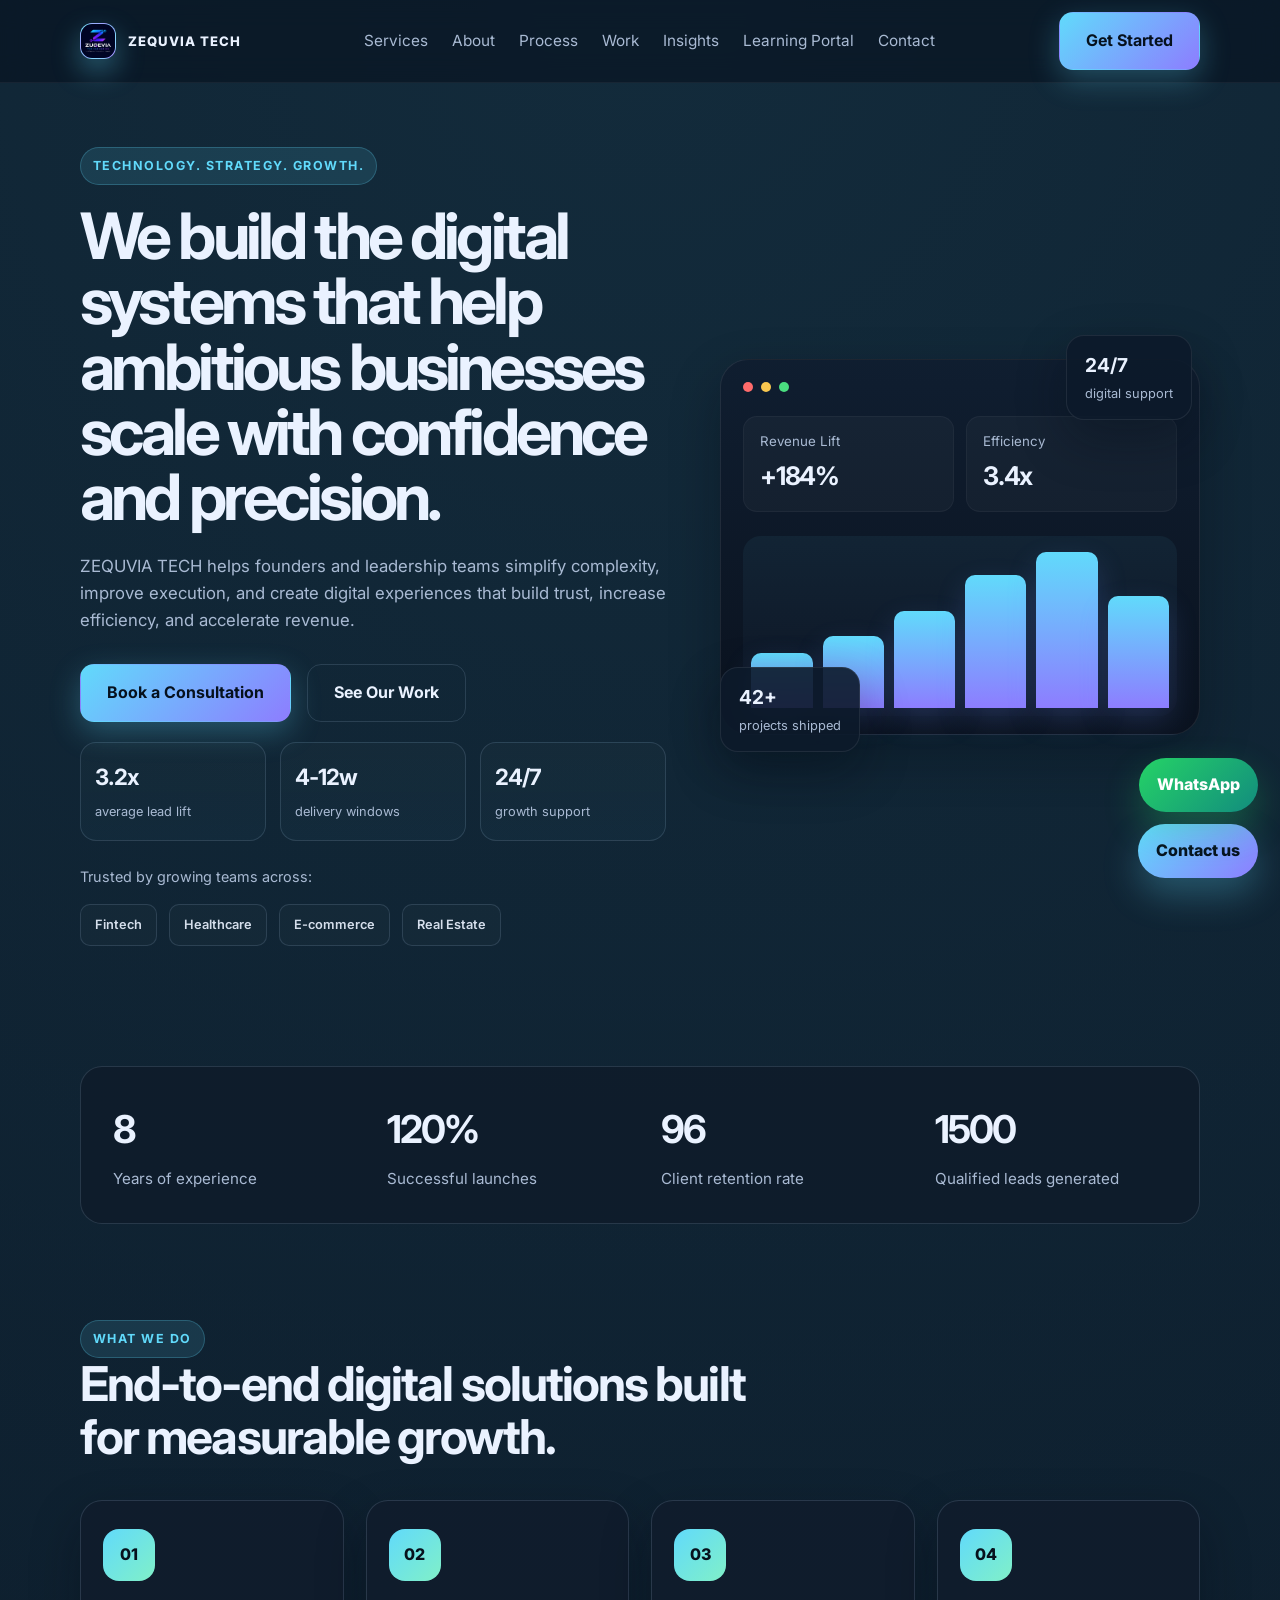
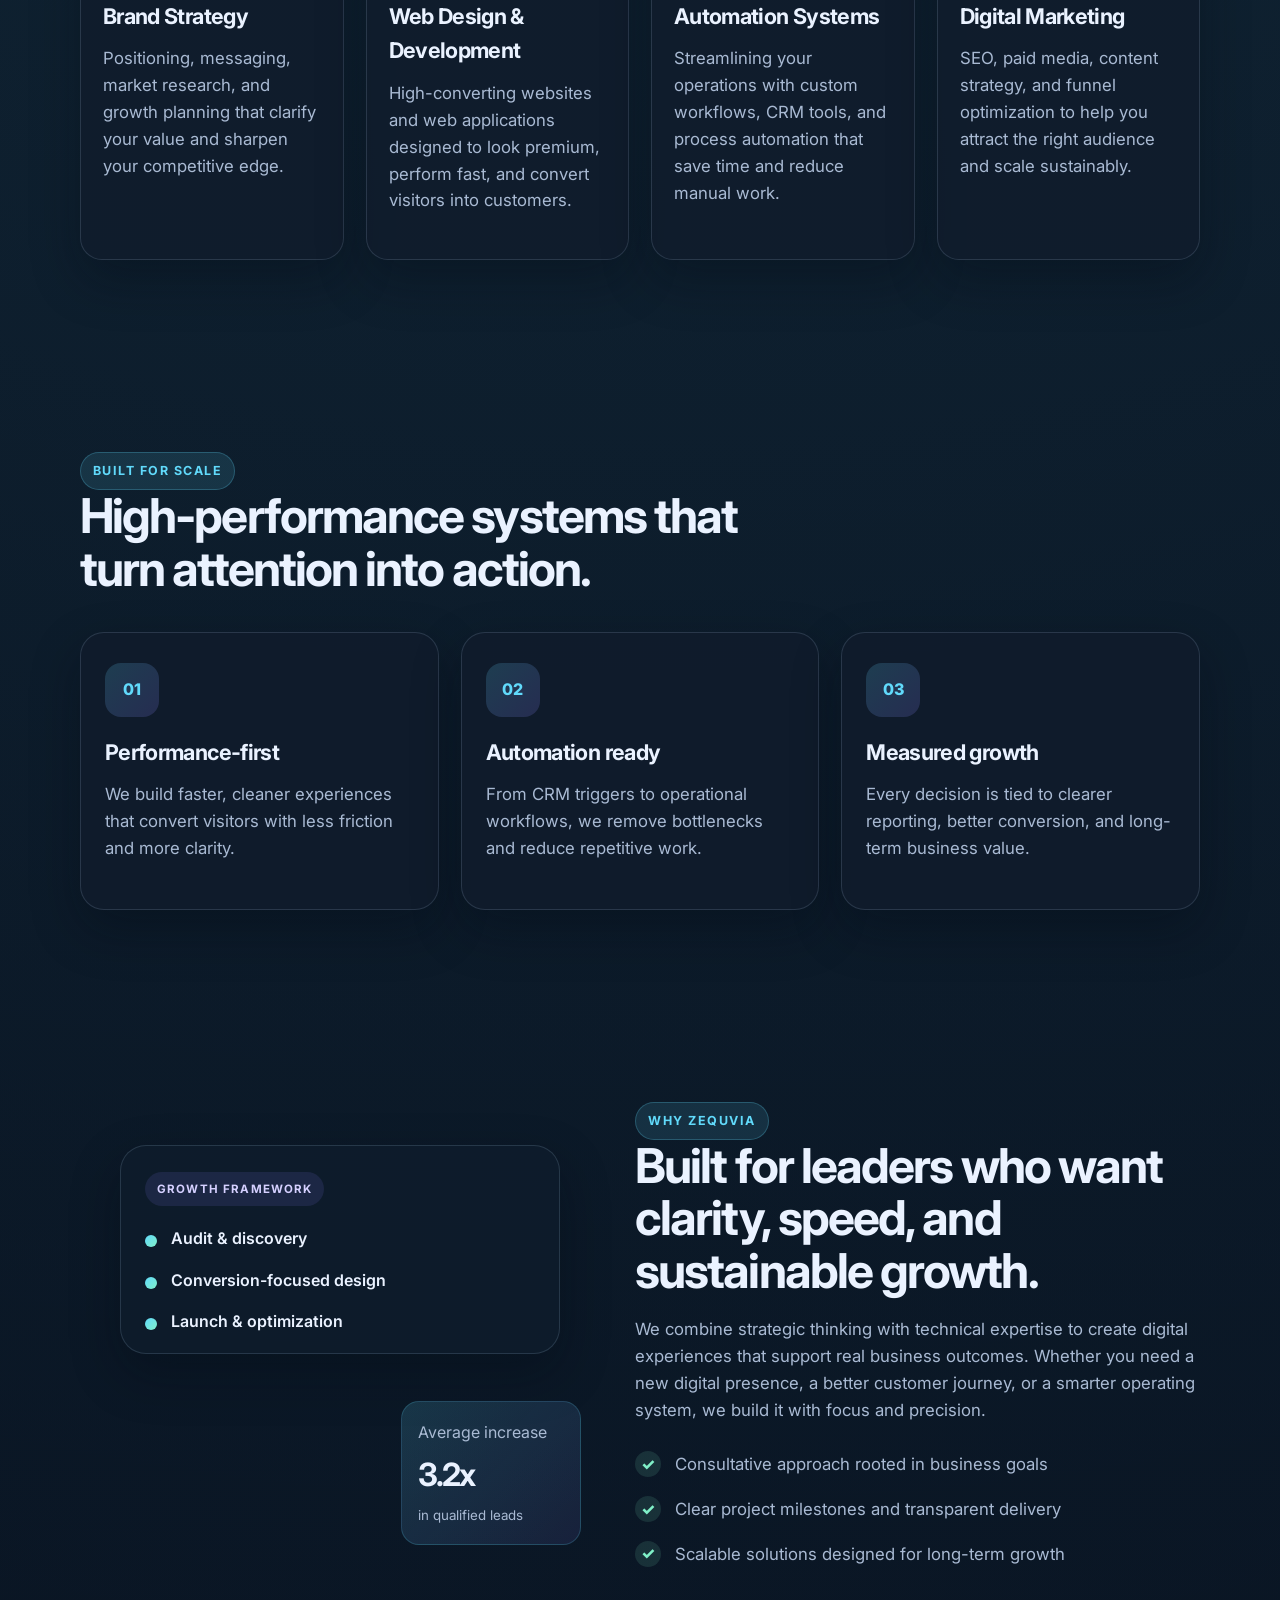
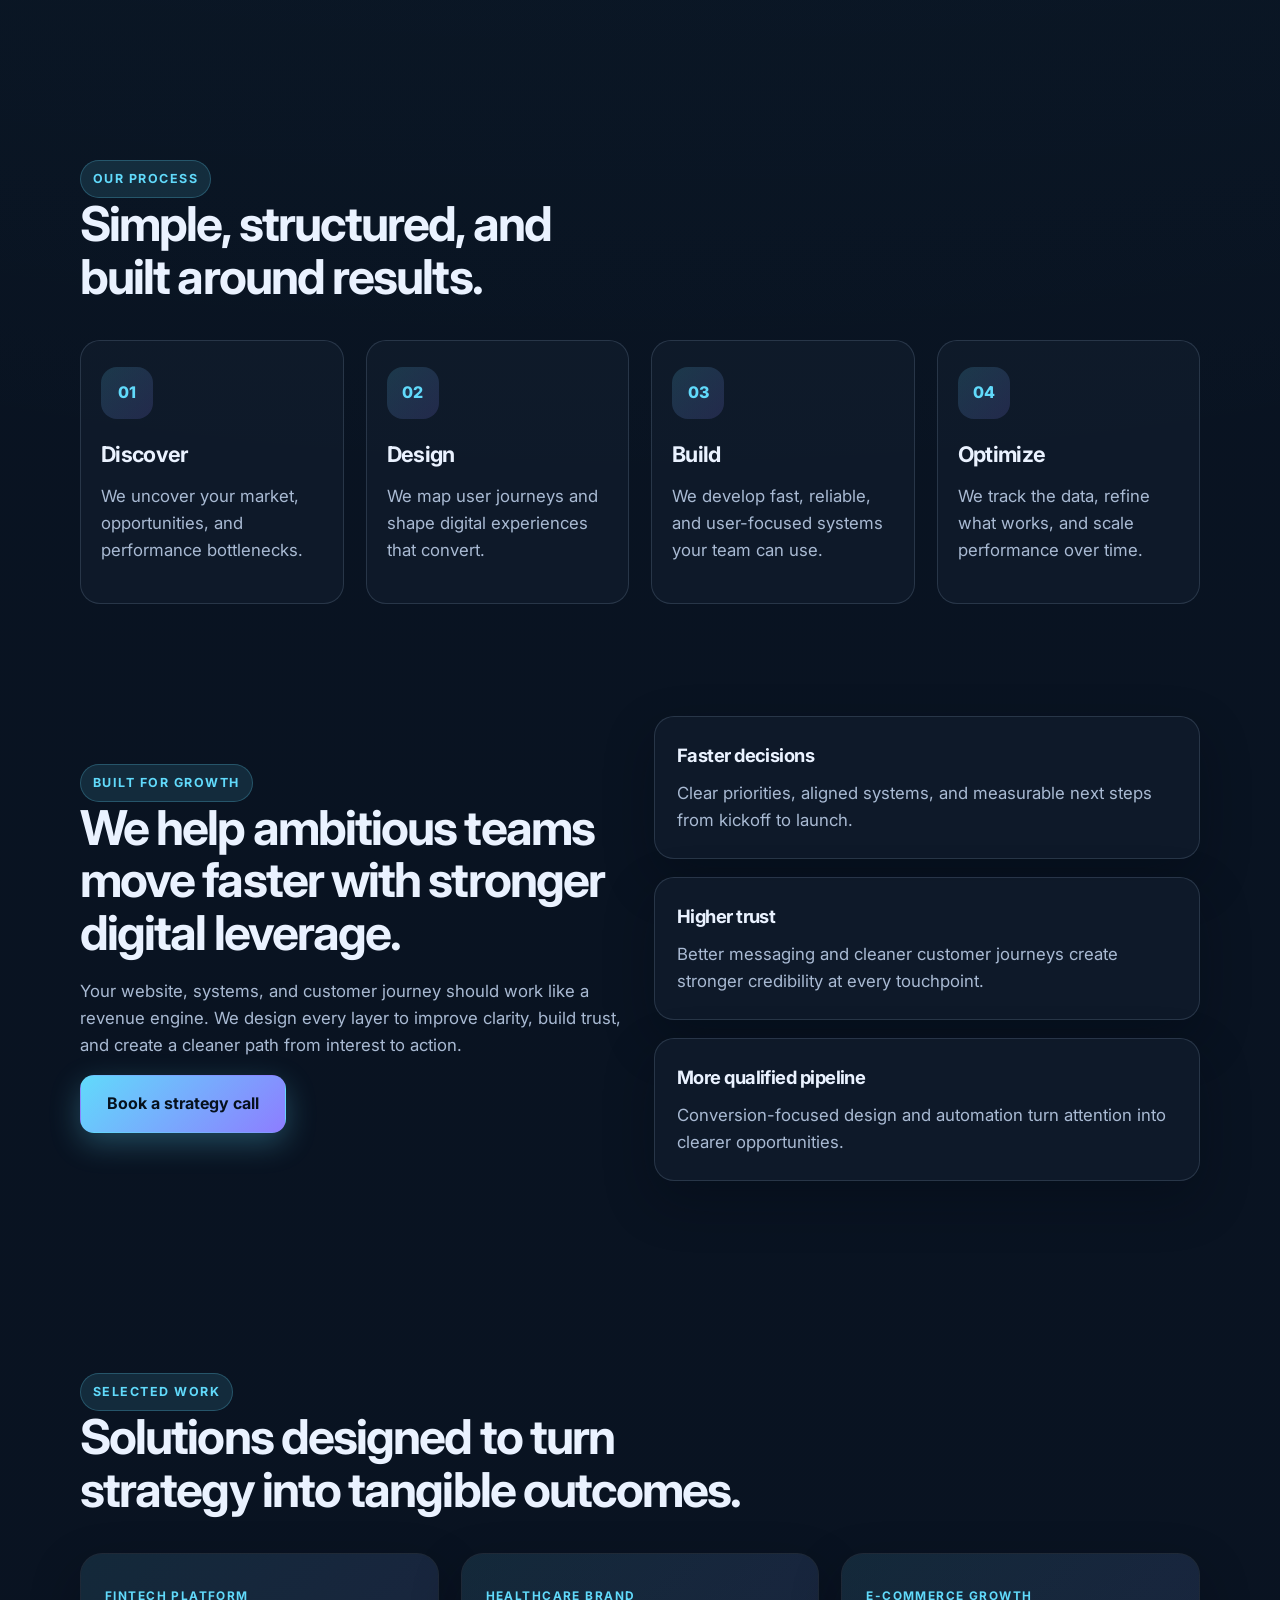
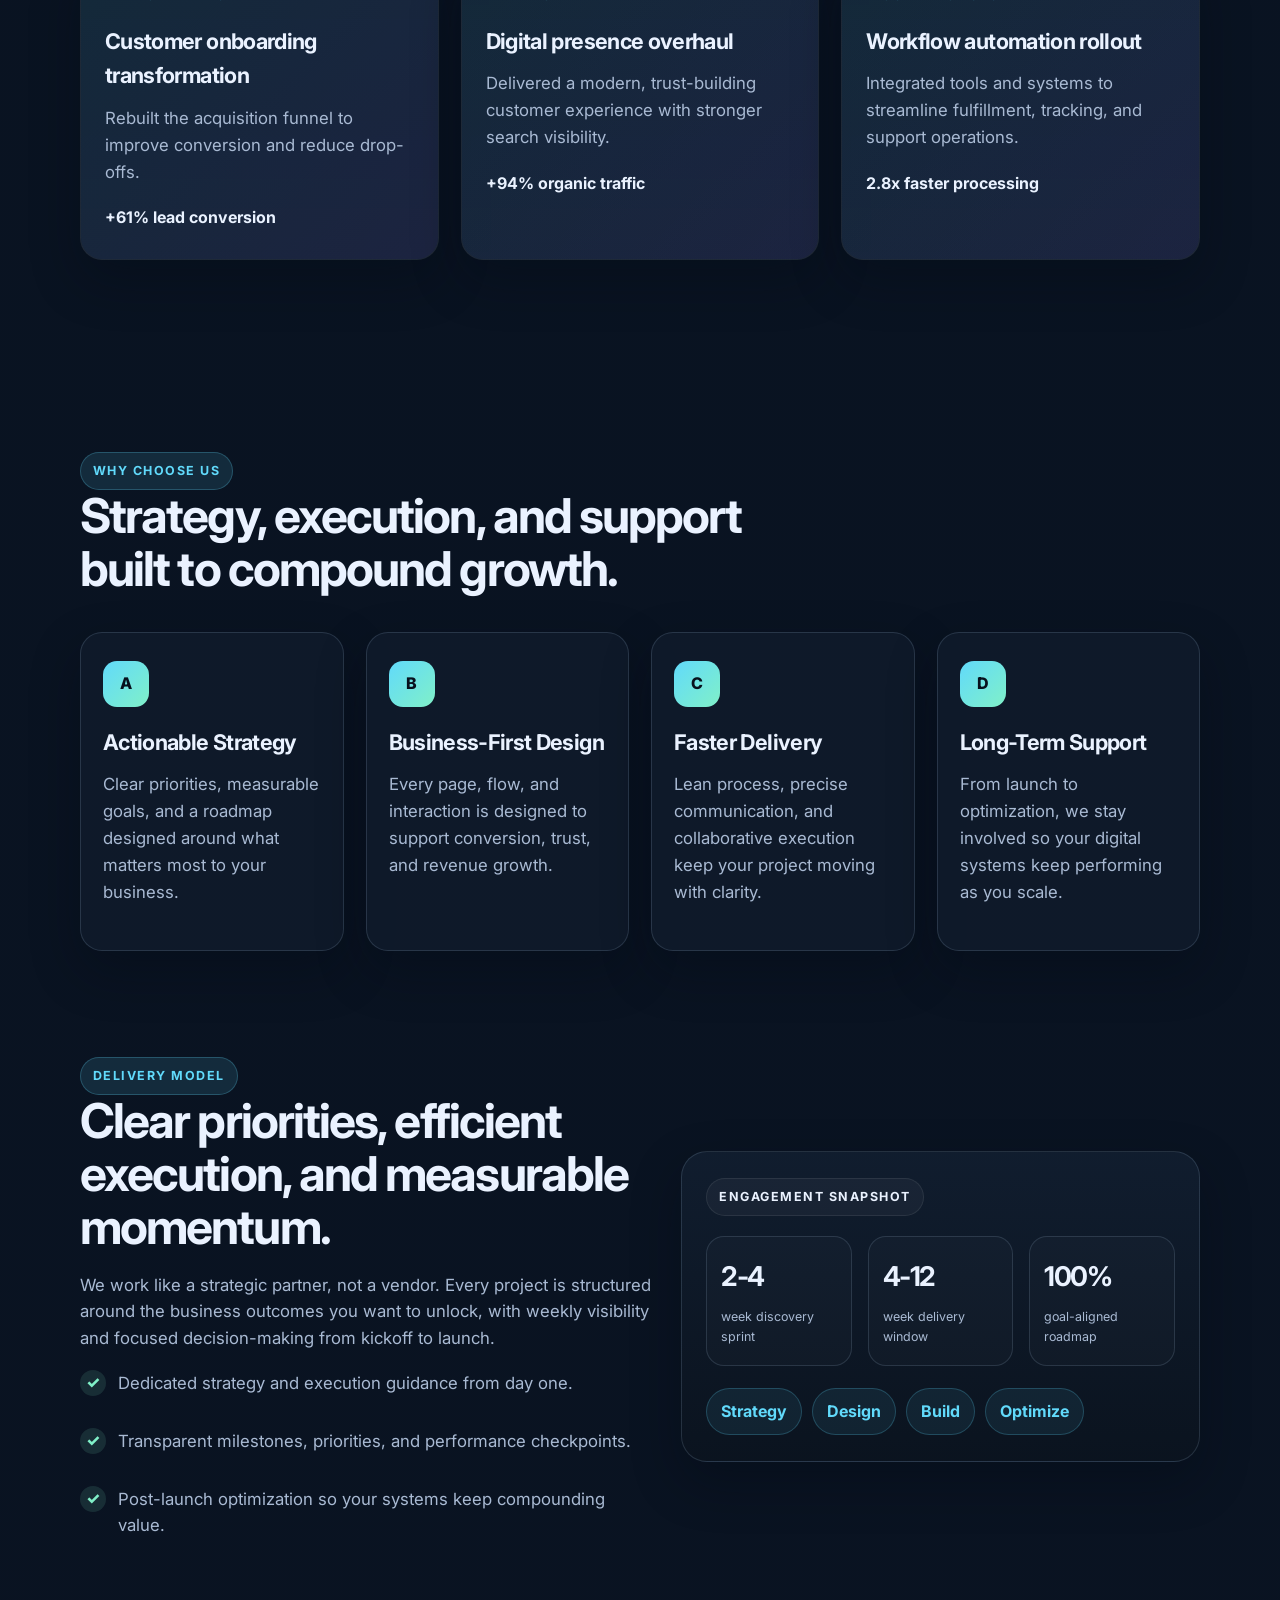
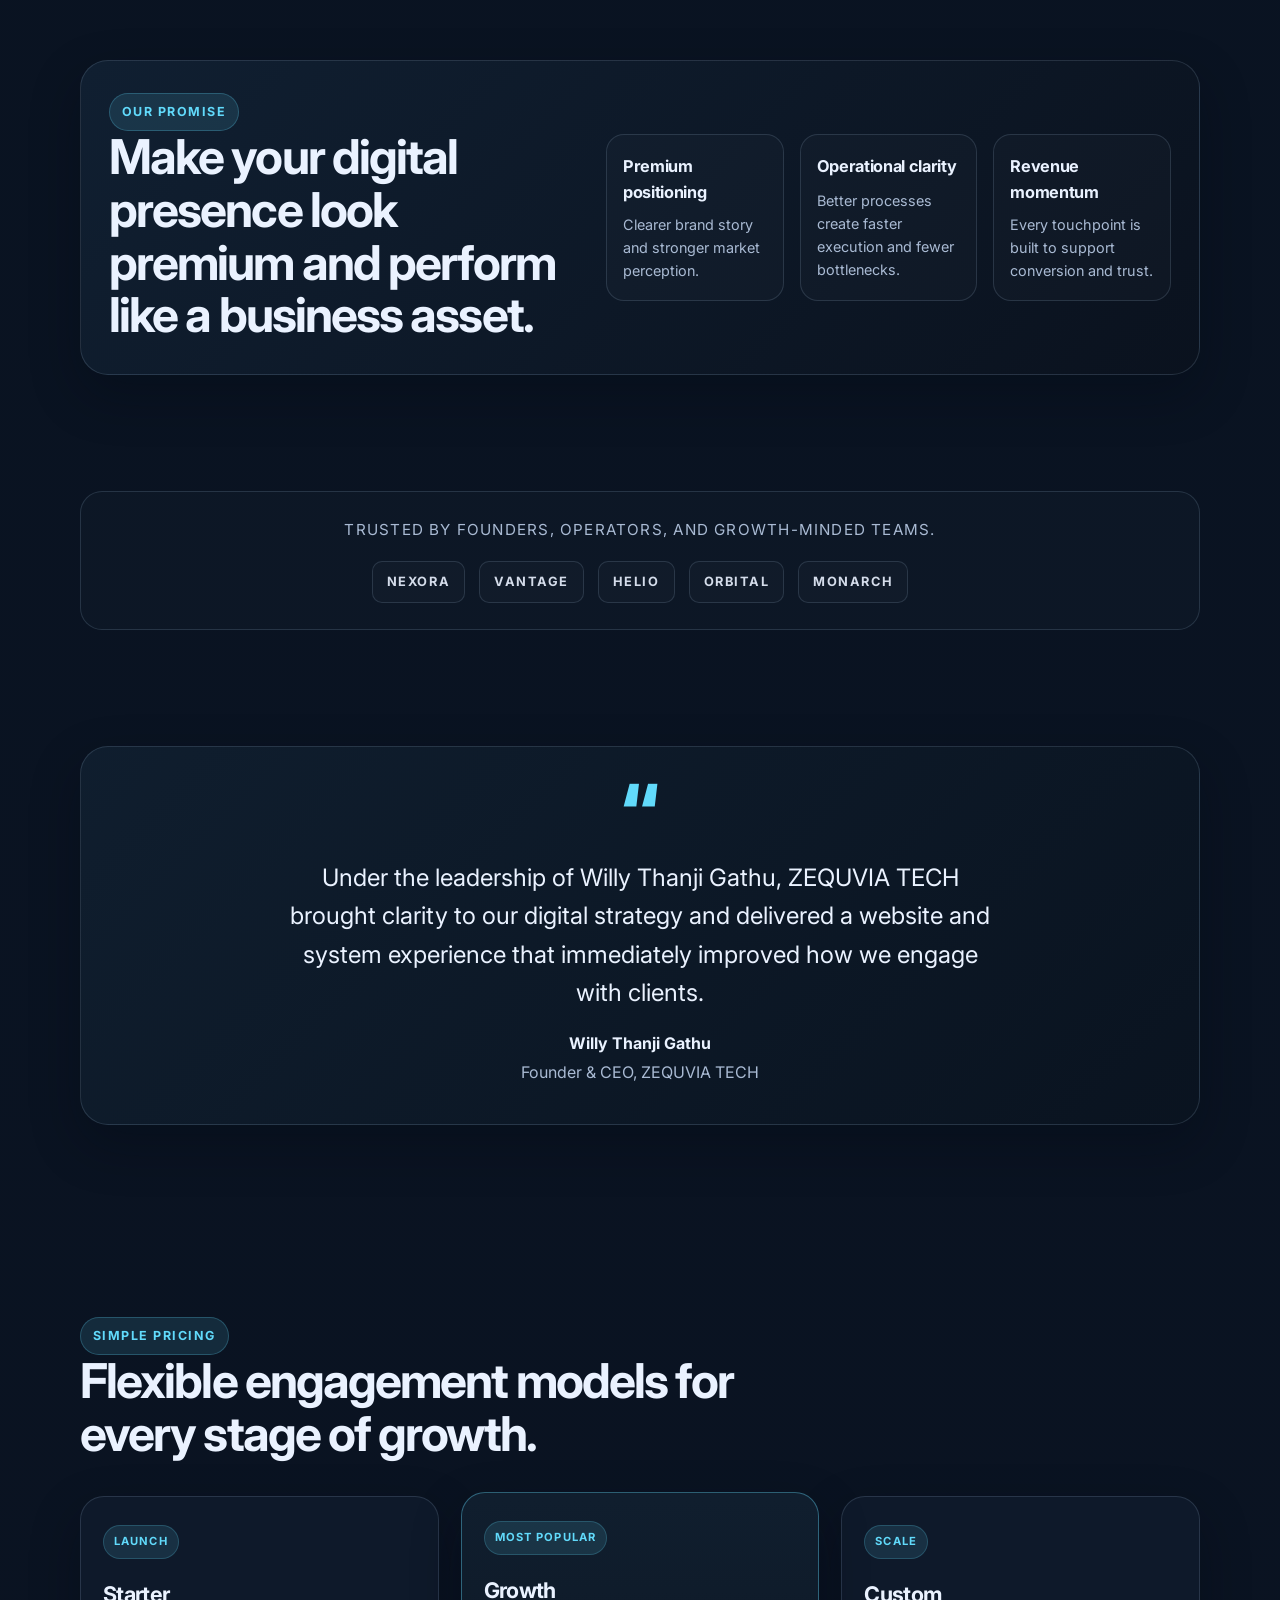
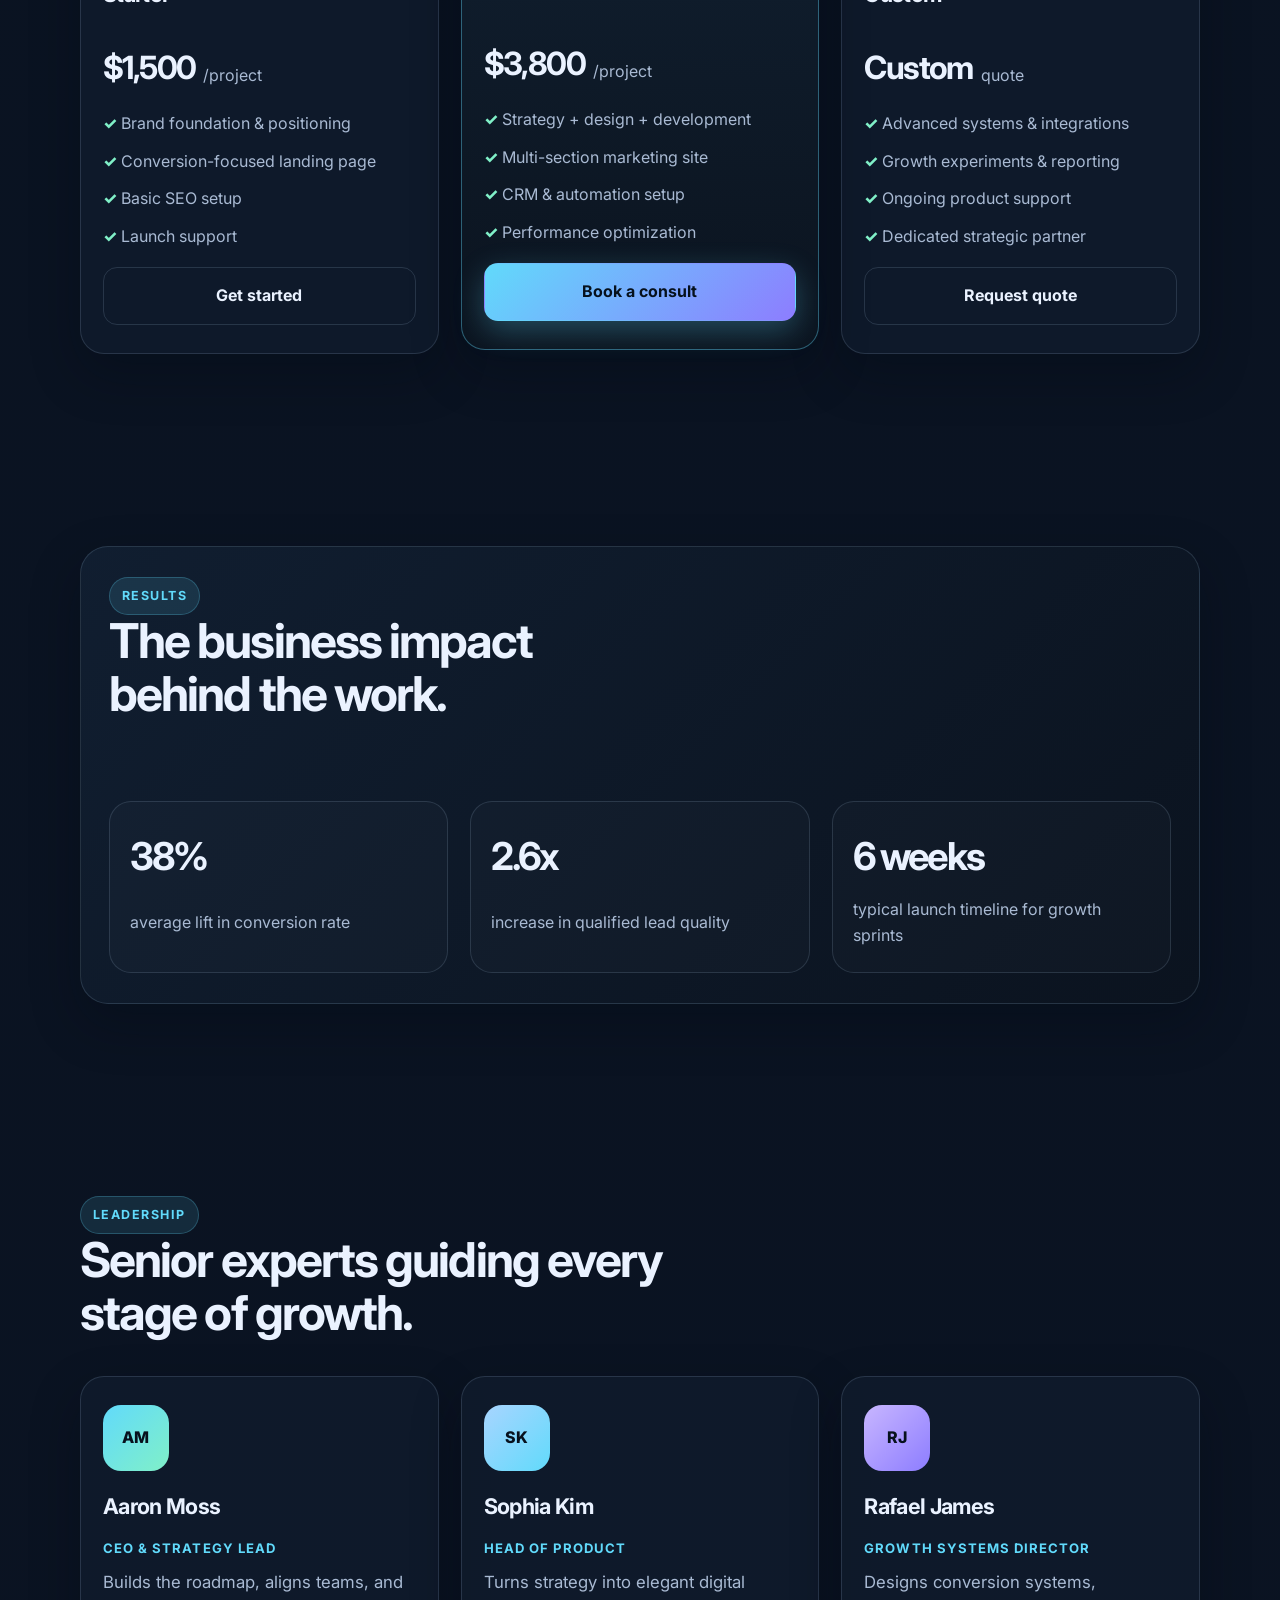
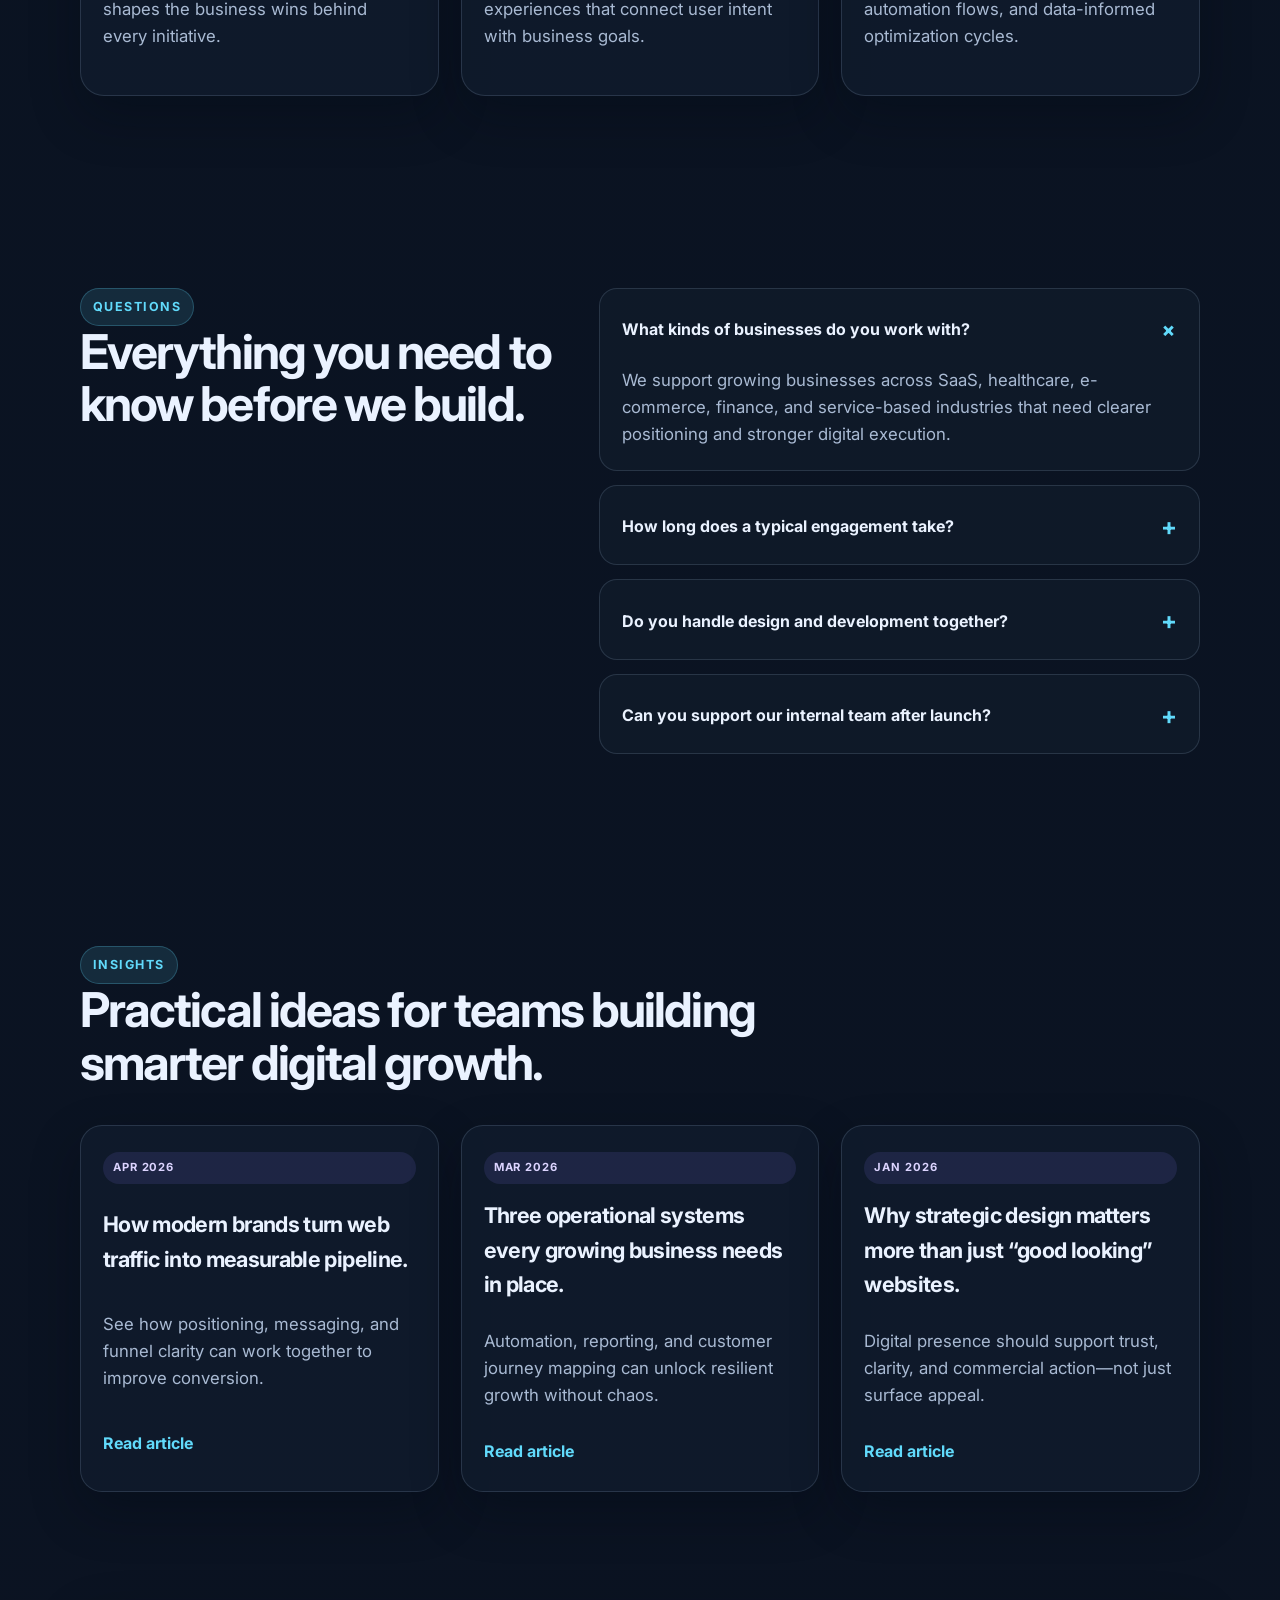
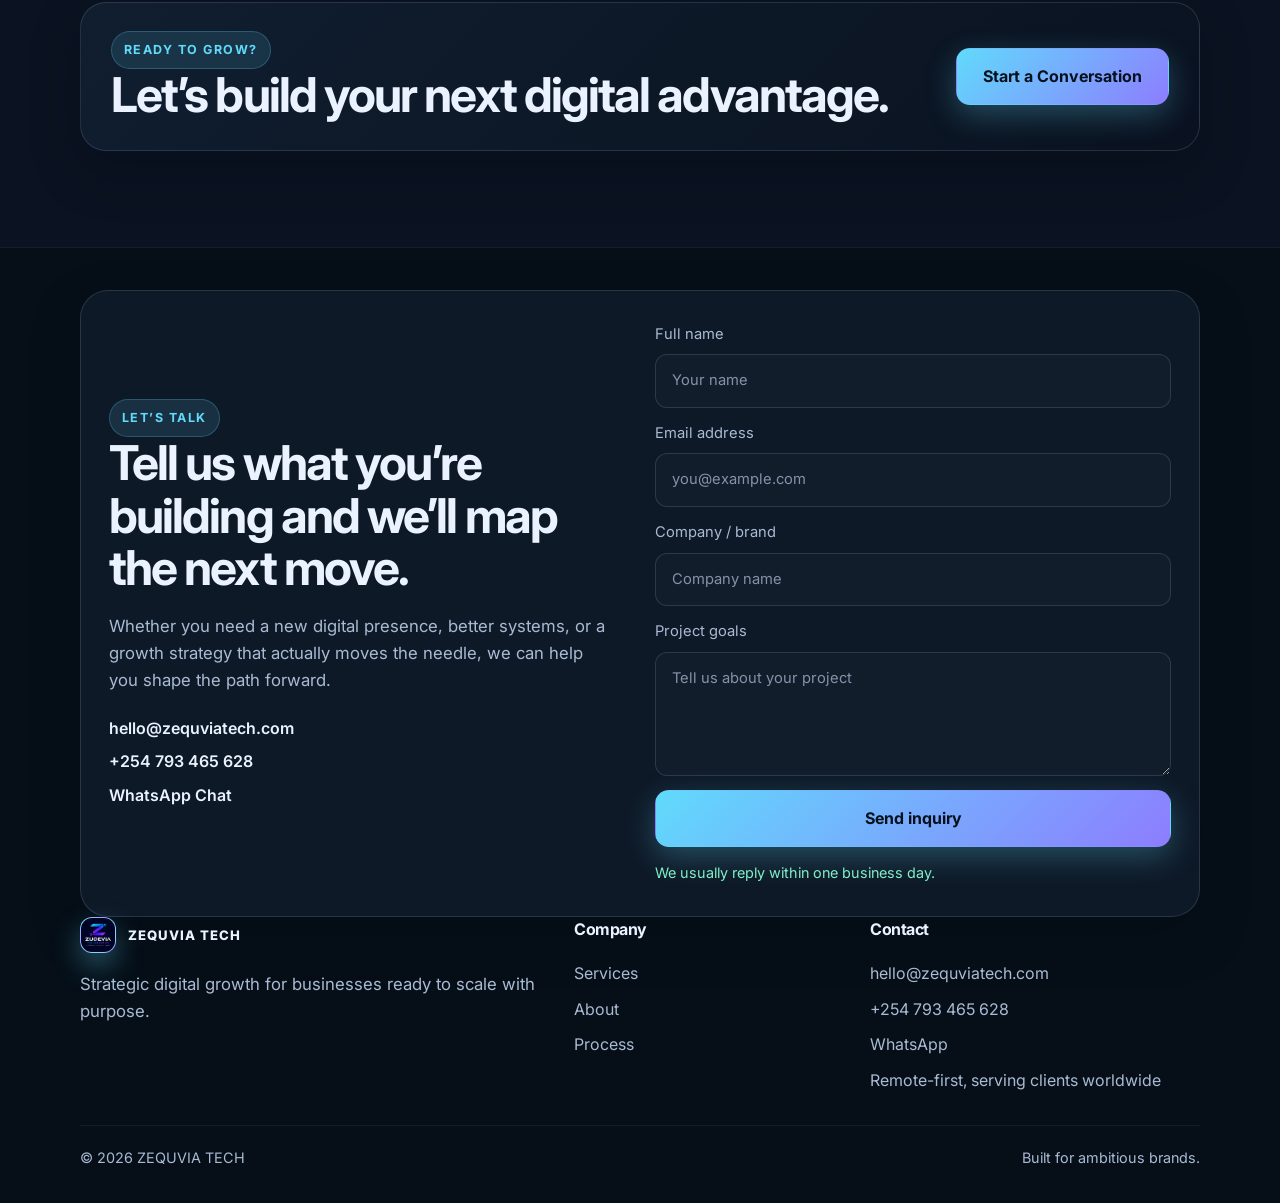
<file: index.html>
<!DOCTYPE html>
<html lang="en">
  <head>
    <meta charset="UTF-8" />
    <meta name="viewport" content="width=device-width, initial-scale=1.0" />
    <meta
      name="description"
      content="ZEQUVIA TECH helps businesses grow through strategy, software, digital transformation, and marketing systems."
    />
    <meta name="robots" content="index, follow" />
    <meta property="og:title" content="ZEQUVIA TECH | Digital Growth & Technology" />
    <meta property="og:description" content="ZEQUVIA TECH helps businesses grow through strategy, software, digital transformation, and marketing systems." />
    <meta property="og:type" content="website" />
    <meta property="og:url" content="https://thanjiwilly-png.github.io/ZEQUVIA-TECH/" />
    <meta property="og:image" content="https://thanjiwilly-png.github.io/ZEQUVIA-TECH/ChatGPT%20Image%20Sep%2020,%202026,%2005_24_07%20PM.png" />
    <link rel="canonical" href="https://thanjiwilly-png.github.io/ZEQUVIA-TECH/" />
    <title>ZEQUVIA TECH | Digital Growth & Technology</title>
    <link rel="icon" type="image/svg+xml" href="favicon.svg" />
    <link rel="preconnect" href="https://fonts.googleapis.com" />
    <link rel="preconnect" href="https://fonts.gstatic.com" crossorigin />
    <link
      href="https://fonts.googleapis.com/css2?family=Inter:wght@400;500;600;700;800;900&display=swap"
      rel="stylesheet"
    />
    <link rel="stylesheet" href="styles.css" />
  </head>
  <body>
    <header class="site-header">
      <div class="container nav-wrap">
        <a href="#top" class="brand" aria-label="ZEQUVIA TECH home">
          <span class="brand-mark"><img src="ChatGPT Image Sep 20, 2026, 05_24_07 PM.png" alt="ZEQUVIA TECH logo" /></span>
          <span class="brand-text">ZEQUVIA TECH</span>
        </a>

        <button class="nav-toggle" aria-label="Toggle menu" aria-expanded="false">
          <span></span>
          <span></span>
          <span></span>
        </button>

        <nav class="site-nav" aria-label="Main navigation">
          <a href="services.html">Services</a>
          <a href="about.html">About</a>
          <a href="#process">Process</a>
          <a href="#work">Work</a>
          <a href="blog.html">Insights</a>
          <a href="education.html">Learning Portal</a>
          <a href="contact.html">Contact</a>
        </nav>

        <a href="contact.html" class="btn btn-primary nav-cta">Get Started</a>
      </div>
    </header>

    <main id="top">
      <section class="hero section">
        <div class="container hero-grid">
          <div class="hero-copy">
            <span class="eyebrow">Technology. Strategy. Growth.</span>
            <h1>We build the digital systems that help ambitious businesses scale with confidence and precision.</h1>
            <p>
              ZEQUVIA TECH helps founders and leadership teams simplify complexity, improve execution,
              and create digital experiences that build trust, increase efficiency, and accelerate revenue.
            </p>

            <div class="hero-actions">
              <a href="#contact" class="btn btn-primary">Book a Consultation</a>
              <a href="#work" class="btn btn-secondary">See Our Work</a>
            </div>

            <div class="hero-proof-grid" aria-label="Key business outcomes">
              <div>
                <strong>3.2x</strong>
                <span>average lead lift</span>
              </div>
              <div>
                <strong>4-12w</strong>
                <span>delivery windows</span>
              </div>
              <div>
                <strong>24/7</strong>
                <span>growth support</span>
              </div>
            </div>

            <div class="hero-trust">
              <p>Trusted by growing teams across:</p>
              <div class="logo-row" aria-label="Industry sectors">
                <span>Fintech</span>
                <span>Healthcare</span>
                <span>E-commerce</span>
                <span>Real Estate</span>
              </div>
            </div>
          </div>

          <div class="hero-visual" aria-label="Digital strategy illustration">
            <div class="dashboard-card main-card">
              <div class="card-header">
                <span class="dot red"></span>
                <span class="dot amber"></span>
                <span class="dot green"></span>
              </div>
              <div class="stats-grid">
                <div>
                  <small>Revenue Lift</small>
                  <strong>+184%</strong>
                </div>
                <div>
                  <small>Efficiency</small>
                  <strong>3.4x</strong>
                </div>
              </div>
              <div class="chart-bars" aria-hidden="true">
                <span style="height: 35%"></span>
                <span style="height: 46%"></span>
                <span style="height: 62%"></span>
                <span style="height: 85%"></span>
                <span style="height: 100%"></span>
                <span style="height: 72%"></span>
              </div>
            </div>

            <div class="floating-badge badge-one">
              <strong>42+</strong>
              <span>projects shipped</span>
            </div>

            <div class="floating-badge badge-two">
              <strong>24/7</strong>
              <span>digital support</span>
            </div>
          </div>
        </div>
      </section>

      <section class="metrics">
        <div class="container metrics-grid">
          <div class="metric-item">
            <strong class="count-up" data-target="8">0</strong>
            <span>Years of experience</span>
          </div>
          <div class="metric-item">
            <strong class="count-up" data-target="120">0</strong>
            <span>Successful launches</span>
          </div>
          <div class="metric-item">
            <strong class="count-up" data-target="96">0</strong>
            <span>Client retention rate</span>
          </div>
          <div class="metric-item">
            <strong class="count-up" data-target="1500">0</strong>
            <span>Qualified leads generated</span>
          </div>
        </div>
      </section>

      <section id="services" class="section services">
        <div class="container">
          <div class="section-heading">
            <span class="eyebrow">What we do</span>
            <h2>End-to-end digital solutions built for measurable growth.</h2>
          </div>

          <div class="card-grid services-grid">
            <article class="info-card">
              <div class="icon-wrap">01</div>
              <h3>Brand Strategy</h3>
              <p>
                Positioning, messaging, market research, and growth planning that
                clarify your value and sharpen your competitive edge.
              </p>
            </article>

            <article class="info-card">
              <div class="icon-wrap">02</div>
              <h3>Web Design & Development</h3>
              <p>
                High-converting websites and web applications designed to look
                premium, perform fast, and convert visitors into customers.
              </p>
            </article>

            <article class="info-card">
              <div class="icon-wrap">03</div>
              <h3>Automation Systems</h3>
              <p>
                Streamlining your operations with custom workflows, CRM tools, and
                process automation that save time and reduce manual work.
              </p>
            </article>

            <article class="info-card">
              <div class="icon-wrap">04</div>
              <h3>Digital Marketing</h3>
              <p>
                SEO, paid media, content strategy, and funnel optimization to help
                you attract the right audience and scale sustainably.
              </p>
            </article>
          </div>
        </div>
      </section>

      <section class="section capability">
        <div class="container">
          <div class="section-heading">
            <span class="eyebrow">Built for scale</span>
            <h2>High-performance systems that turn attention into action.</h2>
          </div>

          <div class="capability-grid">
            <article class="capability-card reveal">
              <div class="capability-icon">01</div>
              <h3>Performance-first</h3>
              <p>We build faster, cleaner experiences that convert visitors with less friction and more clarity.</p>
            </article>

            <article class="capability-card reveal">
              <div class="capability-icon">02</div>
              <h3>Automation ready</h3>
              <p>From CRM triggers to operational workflows, we remove bottlenecks and reduce repetitive work.</p>
            </article>

            <article class="capability-card reveal">
              <div class="capability-icon">03</div>
              <h3>Measured growth</h3>
              <p>Every decision is tied to clearer reporting, better conversion, and long-term business value.</p>
            </article>
          </div>
        </div>
      </section>

      <section id="about" class="section about">
        <div class="container about-grid">
          <div class="about-visual reveal">
            <div class="panel large-panel">
              <div class="panel-tag">Growth framework</div>
              <ul>
                <li>Audit & discovery</li>
                <li>Conversion-focused design</li>
                <li>Launch & optimization</li>
              </ul>
            </div>
            <div class="mini-panel">
              <span>Average increase</span>
              <strong>3.2x</strong>
              <small>in qualified leads</small>
            </div>
          </div>

          <div class="about-copy reveal">
            <span class="eyebrow">Why ZEQUVIA</span>
            <h2>Built for leaders who want clarity, speed, and sustainable growth.</h2>
            <p>
              We combine strategic thinking with technical expertise to create
              digital experiences that support real business outcomes. Whether you
              need a new digital presence, a better customer journey, or a smarter
              operating system, we build it with focus and precision.
            </p>
            <div class="check-list">
              <div>
                <span>✓</span>
                <p>Consultative approach rooted in business goals</p>
              </div>
              <div>
                <span>✓</span>
                <p>Clear project milestones and transparent delivery</p>
              </div>
              <div>
                <span>✓</span>
                <p>Scalable solutions designed for long-term growth</p>
              </div>
            </div>
          </div>
        </div>
      </section>

      <section id="process" class="section process">
        <div class="container">
          <div class="section-heading narrow">
            <span class="eyebrow">Our process</span>
            <h2>Simple, structured, and built around results.</h2>
          </div>

          <div class="timeline">
            <div class="timeline-item">
              <span>01</span>
              <div>
                <h3>Discover</h3>
                <p>We uncover your market, opportunities, and performance bottlenecks.</p>
              </div>
            </div>
            <div class="timeline-item">
              <span>02</span>
              <div>
                <h3>Design</h3>
                <p>We map user journeys and shape digital experiences that convert.</p>
              </div>
            </div>
            <div class="timeline-item">
              <span>03</span>
              <div>
                <h3>Build</h3>
                <p>We develop fast, reliable, and user-focused systems your team can use.</p>
              </div>
            </div>
            <div class="timeline-item">
              <span>04</span>
              <div>
                <h3>Optimize</h3>
                <p>We track the data, refine what works, and scale performance over time.</p>
              </div>
            </div>
          </div>
        </div>
      </section>

      <section class="section business-outcomes">
        <div class="container outcomes-grid">
          <div class="outcomes-copy reveal">
            <span class="eyebrow">Built for growth</span>
            <h2>We help ambitious teams move faster with stronger digital leverage.</h2>
            <p>
              Your website, systems, and customer journey should work like a revenue engine. We design every layer to improve clarity, build trust, and create a cleaner path from interest to action.
            </p>
            <a href="contact.html" class="btn btn-primary">Book a strategy call</a>
          </div>

          <div class="outcomes-stack reveal">
            <article class="outcome-card">
              <strong>Faster decisions</strong>
              <p>Clear priorities, aligned systems, and measurable next steps from kickoff to launch.</p>
            </article>
            <article class="outcome-card">
              <strong>Higher trust</strong>
              <p>Better messaging and cleaner customer journeys create stronger credibility at every touchpoint.</p>
            </article>
            <article class="outcome-card">
              <strong>More qualified pipeline</strong>
              <p>Conversion-focused design and automation turn attention into clearer opportunities.</p>
            </article>
          </div>
        </div>
      </section>

      <section id="work" class="section work">
        <div class="container">
          <div class="section-heading">
            <span class="eyebrow">Selected work</span>
            <h2>Solutions designed to turn strategy into tangible outcomes.</h2>
          </div>

          <div class="case-grid">
            <article class="case-card case-one">
              <div class="case-label">Fintech platform</div>
              <h3>Customer onboarding transformation</h3>
              <p>
                Rebuilt the acquisition funnel to improve conversion and reduce drop-offs.
              </p>
              <span>+61% lead conversion</span>
            </article>

            <article class="case-card case-two">
              <div class="case-label">Healthcare brand</div>
              <h3>Digital presence overhaul</h3>
              <p>
                Delivered a modern, trust-building customer experience with stronger search visibility.
              </p>
              <span>+94% organic traffic</span>
            </article>

            <article class="case-card case-three">
              <div class="case-label">E-commerce growth</div>
              <h3>Workflow automation rollout</h3>
              <p>
                Integrated tools and systems to streamline fulfillment, tracking, and support operations.
              </p>
              <span>2.8x faster processing</span>
            </article>
          </div>
        </div>
      </section>

      <section class="section benefits">
        <div class="container">
          <div class="section-heading">
            <span class="eyebrow">Why choose us</span>
            <h2>Strategy, execution, and support built to compound growth.</h2>
          </div>

          <div class="benefit-grid">
            <article class="benefit-card">
              <div class="mini-icon">A</div>
              <h3>Actionable Strategy</h3>
              <p>Clear priorities, measurable goals, and a roadmap designed around what matters most to your business.</p>
            </article>

            <article class="benefit-card">
              <div class="mini-icon">B</div>
              <h3>Business-First Design</h3>
              <p>Every page, flow, and interaction is designed to support conversion, trust, and revenue growth.</p>
            </article>

            <article class="benefit-card">
              <div class="mini-icon">C</div>
              <h3>Faster Delivery</h3>
              <p>Lean process, precise communication, and collaborative execution keep your project moving with clarity.</p>
            </article>

            <article class="benefit-card">
              <div class="mini-icon">D</div>
              <h3>Long-Term Support</h3>
              <p>From launch to optimization, we stay involved so your digital systems keep performing as you scale.</p>
            </article>
          </div>
        </div>
      </section>

      <section class="section client-journey">
        <div class="container client-journey-grid">
          <div class="journey-copy reveal">
            <span class="eyebrow">Delivery model</span>
            <h2>Clear priorities, efficient execution, and measurable momentum.</h2>
            <p>
              We work like a strategic partner, not a vendor. Every project is structured around the business outcomes you want to unlock, with weekly visibility and focused decision-making from kickoff to launch.
            </p>
            <div class="mini-list">
              <div>
                <span>✓</span>
                <p>Dedicated strategy and execution guidance from day one.</p>
              </div>
              <div>
                <span>✓</span>
                <p>Transparent milestones, priorities, and performance checkpoints.</p>
              </div>
              <div>
                <span>✓</span>
                <p>Post-launch optimization so your systems keep compounding value.</p>
              </div>
            </div>
          </div>

          <div class="journey-panel reveal">
            <div class="journey-topline">
              <span class="eyebrow light">Engagement snapshot</span>
            </div>
            <div class="journey-stats">
              <div>
                <strong>2-4</strong>
                <span>week discovery sprint</span>
              </div>
              <div>
                <strong>4-12</strong>
                <span>week delivery window</span>
              </div>
              <div>
                <strong>100%</strong>
                <span>goal-aligned roadmap</span>
              </div>
            </div>
            <div class="journey-metrics">
              <div class="metric-pill">Strategy</div>
              <div class="metric-pill">Design</div>
              <div class="metric-pill">Build</div>
              <div class="metric-pill">Optimize</div>
            </div>
          </div>
        </div>
      </section>

      <section class="section brand-promise">
        <div class="container promise-box reveal">
          <div class="promise-copy">
            <span class="eyebrow">Our promise</span>
            <h2>Make your digital presence look premium and perform like a business asset.</h2>
          </div>
          <div class="promise-points">
            <div>
              <strong>Premium positioning</strong>
              <span>Clearer brand story and stronger market perception.</span>
            </div>
            <div>
              <strong>Operational clarity</strong>
              <span>Better processes create faster execution and fewer bottlenecks.</span>
            </div>
            <div>
              <strong>Revenue momentum</strong>
              <span>Every touchpoint is built to support conversion and trust.</span>
            </div>
          </div>
        </div>
      </section>

      <section class="section trust-strip">
        <div class="container trust-box">
          <p>Trusted by founders, operators, and growth-minded teams.</p>
          <div class="trust-row" aria-label="Client brands">
            <span>NEXORA</span>
            <span>VANTAGE</span>
            <span>HELIO</span>
            <span>ORBITAL</span>
            <span>MONARCH</span>
          </div>
        </div>
      </section>

      <section class="section testimonial">
        <div class="container testimonial-box">
          <div class="quote-mark">“</div>
          <p>
            Under the leadership of Willy Thanji Gathu, ZEQUVIA TECH brought clarity to our digital strategy and delivered a
            website and system experience that immediately improved how we engage with clients.
          </p>
          <div class="person">
            <strong>Willy Thanji Gathu</strong>
            <span>Founder & CEO, ZEQUVIA TECH</span>
          </div>
        </div>
      </section>

      <section class="section pricing">
        <div class="container">
          <div class="section-heading">
            <span class="eyebrow">Simple pricing</span>
            <h2>Flexible engagement models for every stage of growth.</h2>
          </div>

          <div class="pricing-grid">
            <article class="price-card">
              <span class="plan-tag">Launch</span>
              <h3>Starter</h3>
              <div class="price"><strong>$1,500</strong><span>/project</span></div>
              <ul>
                <li>Brand foundation & positioning</li>
                <li>Conversion-focused landing page</li>
                <li>Basic SEO setup</li>
                <li>Launch support</li>
              </ul>
              <a href="#contact" class="btn btn-secondary">Get started</a>
            </article>

            <article class="price-card featured">
              <span class="plan-tag">Most popular</span>
              <h3>Growth</h3>
              <div class="price"><strong>$3,800</strong><span>/project</span></div>
              <ul>
                <li>Strategy + design + development</li>
                <li>Multi-section marketing site</li>
                <li>CRM & automation setup</li>
                <li>Performance optimization</li>
              </ul>
              <a href="#contact" class="btn btn-primary">Book a consult</a>
            </article>

            <article class="price-card">
              <span class="plan-tag">Scale</span>
              <h3>Custom</h3>
              <div class="price"><strong>Custom</strong><span>quote</span></div>
              <ul>
                <li>Advanced systems & integrations</li>
                <li>Growth experiments & reporting</li>
                <li>Ongoing product support</li>
                <li>Dedicated strategic partner</li>
              </ul>
              <a href="#contact" class="btn btn-secondary">Request quote</a>
            </article>
          </div>
        </div>
      </section>

      <section class="section results">
        <div class="container results-box">
          <div class="section-heading narrow">
            <span class="eyebrow">Results</span>
            <h2>The business impact behind the work.</h2>
          </div>

          <div class="results-grid">
            <div class="result-item">
              <strong>38%</strong>
              <span>average lift in conversion rate</span>
            </div>
            <div class="result-item">
              <strong>2.6x</strong>
              <span>increase in qualified lead quality</span>
            </div>
            <div class="result-item">
              <strong>6 weeks</strong>
              <span>typical launch timeline for growth sprints</span>
            </div>
          </div>
        </div>
      </section>

      <section class="section team">
        <div class="container">
          <div class="section-heading">
            <span class="eyebrow">Leadership</span>
            <h2>Senior experts guiding every stage of growth.</h2>
          </div>

          <div class="team-grid">
            <article class="team-card">
              <div class="avatar avatar-one">AM</div>
              <h3>Aaron Moss</h3>
              <span>CEO & Strategy Lead</span>
              <p>Builds the roadmap, aligns teams, and shapes the business wins behind every initiative.</p>
            </article>

            <article class="team-card">
              <div class="avatar avatar-two">SK</div>
              <h3>Sophia Kim</h3>
              <span>Head of Product</span>
              <p>Turns strategy into elegant digital experiences that connect user intent with business goals.</p>
            </article>

            <article class="team-card">
              <div class="avatar avatar-three">RJ</div>
              <h3>Rafael James</h3>
              <span>Growth Systems Director</span>
              <p>Designs conversion systems, automation flows, and data-informed optimization cycles.</p>
            </article>
          </div>
        </div>
      </section>

      <section class="section faq">
        <div class="container faq-wrap">
          <div class="section-heading narrow">
            <span class="eyebrow">Questions</span>
            <h2>Everything you need to know before we build.</h2>
          </div>

          <div class="faq-list">
            <div class="faq-item active">
              <button class="faq-question" type="button">
                What kinds of businesses do you work with?
                <span>+</span>
              </button>
              <div class="faq-answer">
                <p>We support growing businesses across SaaS, healthcare, e-commerce, finance, and service-based industries that need clearer positioning and stronger digital execution.</p>
              </div>
            </div>

            <div class="faq-item">
              <button class="faq-question" type="button">
                How long does a typical engagement take?
                <span>+</span>
              </button>
              <div class="faq-answer">
                <p>Most projects range from 4 to 12 weeks depending on scope, discovery requirements, and the systems or assets involved in the rollout.</p>
              </div>
            </div>

            <div class="faq-item">
              <button class="faq-question" type="button">
                Do you handle design and development together?
                <span>+</span>
              </button>
              <div class="faq-answer">
                <p>Yes. Our process combines strategic planning, design direction, development, optimization, and launch support under one aligned workflow.</p>
              </div>
            </div>

            <div class="faq-item">
              <button class="faq-question" type="button">
                Can you support our internal team after launch?
                <span>+</span>
              </button>
              <div class="faq-answer">
                <p>Absolutely. We offer ongoing optimization, content support, performance reviews, and scaling guidance for teams that need a long-term digital partner.</p>
              </div>
            </div>
          </div>
        </div>
      </section>

      <section class="section insights">
        <div class="container">
          <div class="section-heading">
            <span class="eyebrow">Insights</span>
            <h2>Practical ideas for teams building smarter digital growth.</h2>
          </div>

          <div class="insights-grid">
            <article class="insight-card reveal">
              <span class="meta-date">Apr 2026</span>
              <h3>How modern brands turn web traffic into measurable pipeline.</h3>
              <p>See how positioning, messaging, and funnel clarity can work together to improve conversion.</p>
              <a href="blog.html">Read article</a>
            </article>

            <article class="insight-card reveal">
              <span class="meta-date">Mar 2026</span>
              <h3>Three operational systems every growing business needs in place.</h3>
              <p>Automation, reporting, and customer journey mapping can unlock resilient growth without chaos.</p>
              <a href="blog.html">Read article</a>
            </article>

            <article class="insight-card reveal">
              <span class="meta-date">Jan 2026</span>
              <h3>Why strategic design matters more than just “good looking” websites.</h3>
              <p>Digital presence should support trust, clarity, and commercial action—not just surface appeal.</p>
              <a href="blog.html">Read article</a>
            </article>
          </div>
        </div>
      </section>

      <section class="section cta-band">
        <div class="container cta-box">
          <div>
            <span class="eyebrow">Ready to grow?</span>
            <h2>Let’s build your next digital advantage.</h2>
          </div>
          <a href="contact.html" class="btn btn-primary">Start a Conversation</a>
        </div>
      </section>
    </main>

    <footer id="contact" class="site-footer">
      <div class="container contact-panel">
        <div class="contact-copy">
          <span class="eyebrow">Let’s talk</span>
          <h2>Tell us what you’re building and we’ll map the next move.</h2>
          <p>
            Whether you need a new digital presence, better systems, or a growth strategy that actually moves the needle, we can help you shape the path forward.
          </p>

          <div class="contact-meta">
            <a href="mailto:hello@zequviatech.com">hello@zequviatech.com</a>
            <a href="tel:+254793465628">+254 793 465 628</a>
            <a href="https://wa.me/254793465628?text=Hello%20ZEQUVIA%20TECH%2C%20I%20want%20to%20discuss%20a%20project%20with%20you." target="_blank" rel="noopener noreferrer">WhatsApp Chat</a>
          </div>
        </div>

        <form class="contact-form" id="contactForm" method="POST" action="https://formsubmit.co/hello@zequviatech.com" accept-charset="UTF-8">
          <input type="hidden" name="_subject" value="New ZEQUVIA TECH inquiry" />
          <input type="hidden" name="_captcha" value="false" />
          <input type="hidden" name="_template" value="table" />
          <input type="hidden" name="_next" value="https://thanjiwilly-png.github.io/ZEQUVIA-TECH/thank-you.html" />
          <label>
            Full name
            <input type="text" name="name" placeholder="Your name" required />
          </label>
          <label>
            Email address
            <input type="email" name="email" placeholder="you@example.com" required />
          </label>
          <label>
            Company / brand
            <input type="text" name="company" placeholder="Company name" />
          </label>
          <label>
            Project goals
            <textarea name="message" rows="4" placeholder="Tell us about your project" required></textarea>
          </label>
          <button type="submit" class="btn btn-primary">Send inquiry</button>
          <p class="form-status" aria-live="polite">We usually reply within one business day.</p>
        </form>
      </div>

      <div class="container footer-grid">
        <div>
          <a href="#top" class="brand footer-brand">
            <span class="brand-mark"><img src="ChatGPT Image Sep 20, 2026, 05_24_07 PM.png" alt="ZEQUVIA TECH logo" /></span>
            <span class="brand-text">ZEQUVIA TECH</span>
          </a>
          <p>
            Strategic digital growth for businesses ready to scale with purpose.
          </p>
        </div>

        <div class="footer-links">
          <h3>Company</h3>
          <a href="#services">Services</a>
          <a href="#about">About</a>
          <a href="#process">Process</a>
        </div>

        <div class="footer-links">
          <h3>Contact</h3>
          <a href="mailto:hello@zequviatech.com">hello@zequviatech.com</a>
          <a href="tel:+254793465628">+254 793 465 628</a>
          <a href="https://wa.me/254793465628?text=Hello%20ZEQUVIA%20TECH%2C%20I%20want%20to%20discuss%20a%20project%20with%20you." target="_blank" rel="noopener noreferrer">WhatsApp</a>
          <span>Remote-first, serving clients worldwide</span>
        </div>
      </div>

      <div class="container bottom-bar">
        <span>© <span id="year"></span> ZEQUVIA TECH</span>
        <span>Built for ambitious brands.</span>
      </div>
    </footer>

    <a href="contact.html" class="floating-contact" aria-label="Contact ZEQUVIA TECH">Contact us</a>
    <a href="https://wa.me/254793465628?text=Hello%20ZEQUVIA%20TECH%2C%20I%20want%20to%20discuss%20a%20project%20with%20you." class="floating-whatsapp" target="_blank" rel="noopener noreferrer" aria-label="Chat on WhatsApp">WhatsApp</a>

    <script async src="https://www.googletagmanager.com/gtag/js?id=G-XXXXXXXXXX"></script>
    <script src="analytics.js"></script>
    <script src="script.js"></script>
  </body>
</html>
</file>
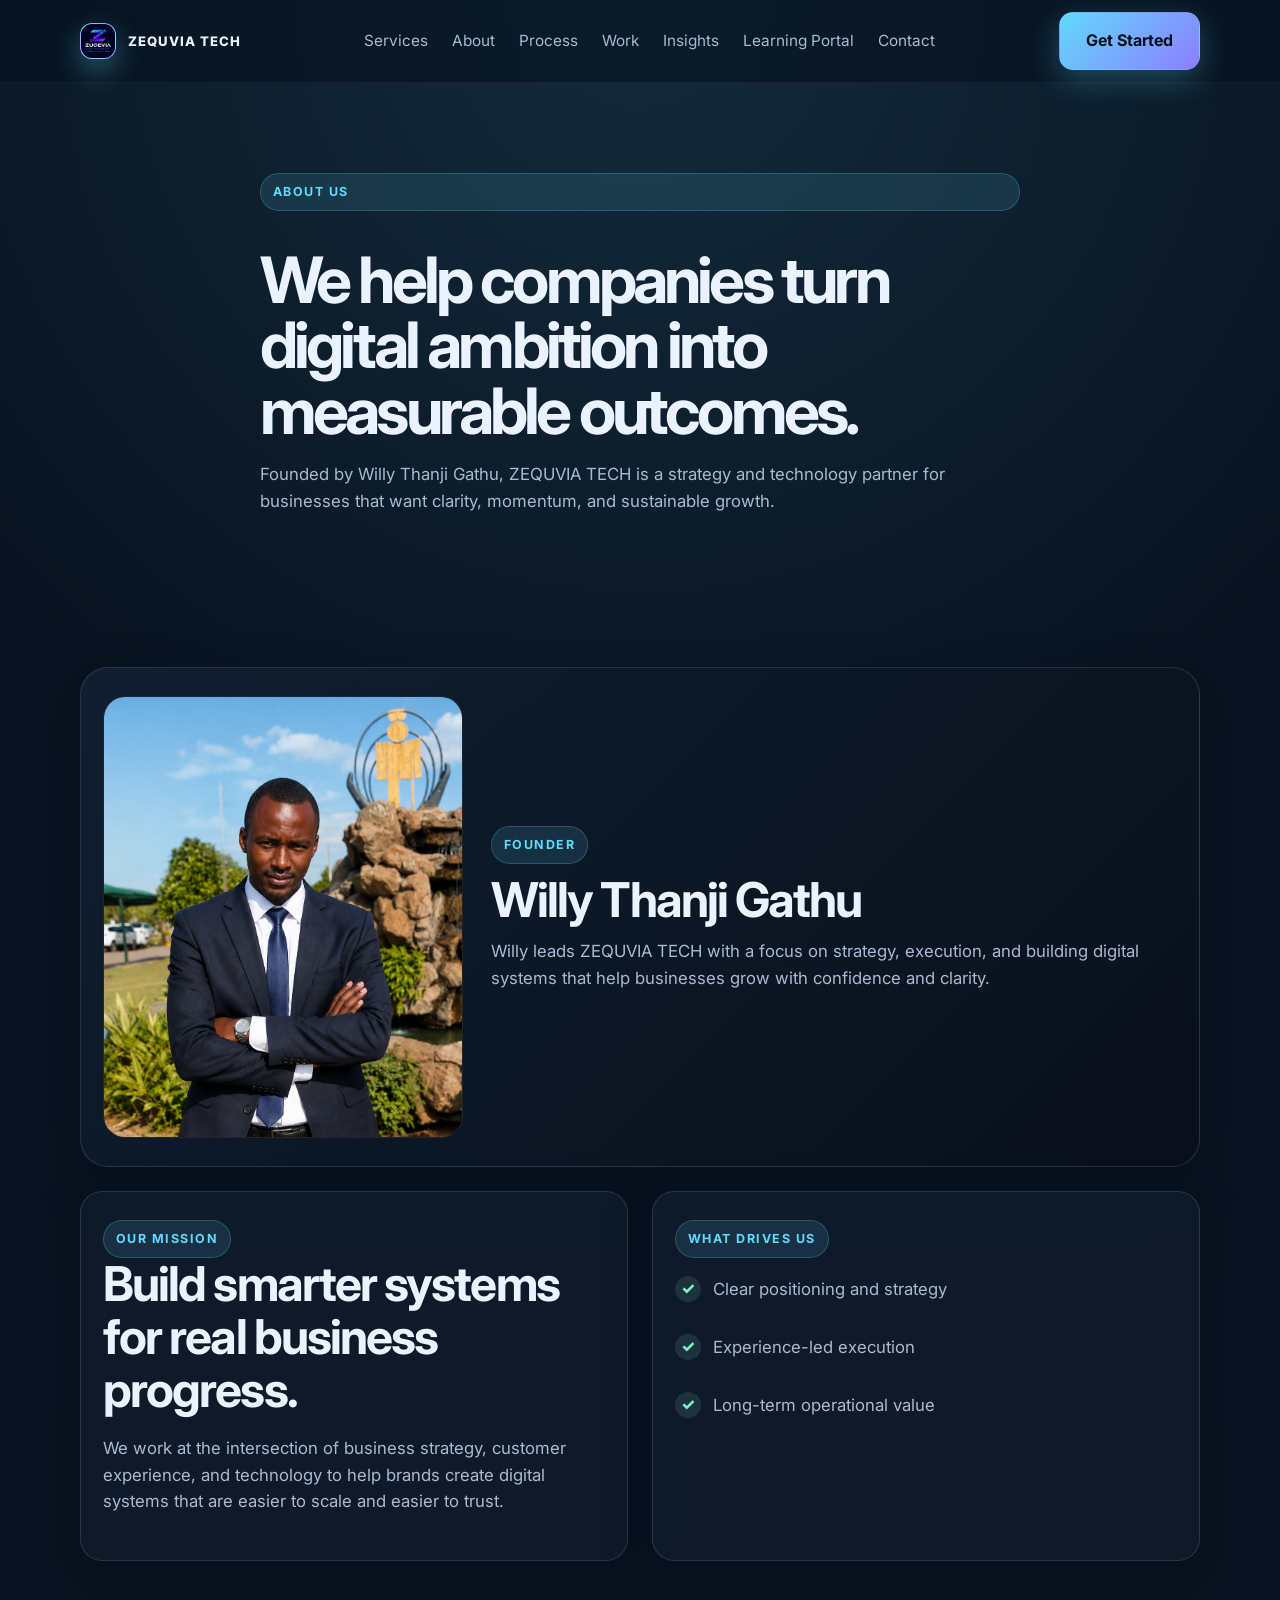
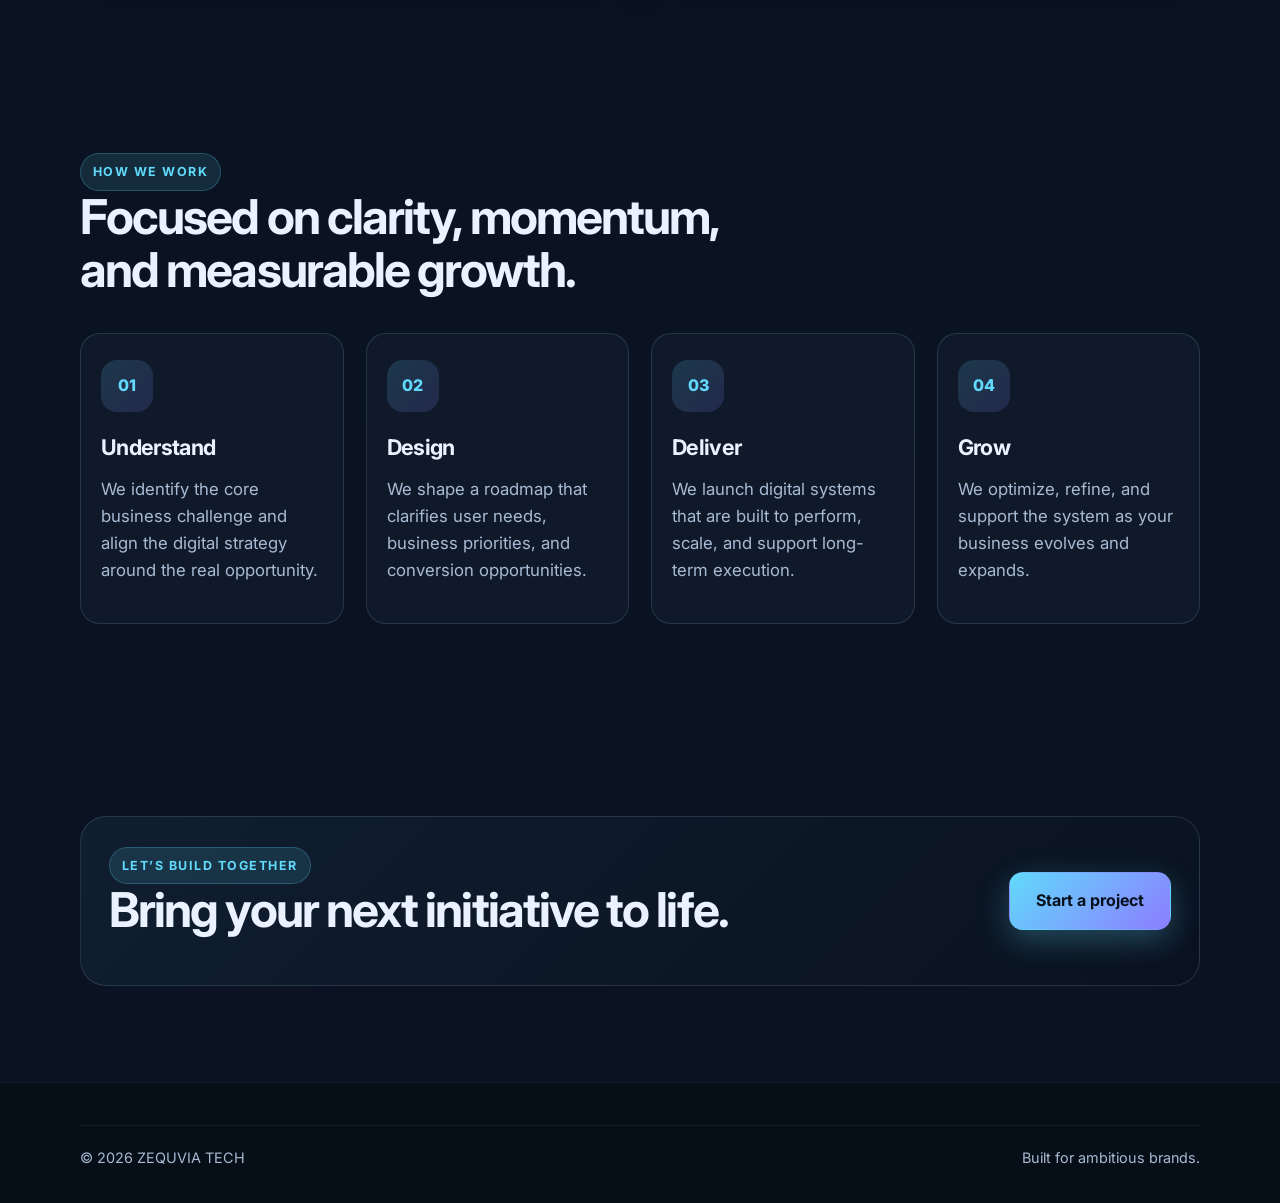
<file: about.html>
<!DOCTYPE html>
<html lang="en">
  <head>
    <meta charset="UTF-8" />
    <meta name="viewport" content="width=device-width, initial-scale=1.0" />
    <title>About | ZEQUVIA TECH</title>
    <meta name="description" content="Learn about ZEQUVIA TECH, our mission, process, and the strategic thinking behind our digital work." />
    <meta name="robots" content="index, follow" />
    <meta property="og:title" content="About | ZEQUVIA TECH" />
    <meta property="og:description" content="Learn about ZEQUVIA TECH, our mission, process, and the strategic thinking behind our digital work." />
    <meta property="og:type" content="website" />
    <meta property="og:url" content="https://thanjiwilly-png.github.io/ZEQUVIA-TECH/about.html" />
    <meta property="og:image" content="https://thanjiwilly-png.github.io/ZEQUVIA-TECH/ChatGPT%20Image%20Sep%2020,%202026,%2005_24_07%20PM.png" />
    <link rel="canonical" href="https://thanjiwilly-png.github.io/ZEQUVIA-TECH/about.html" />
    <link rel="icon" type="image/svg+xml" href="favicon.svg" />
    <link rel="preconnect" href="https://fonts.googleapis.com" />
    <link rel="preconnect" href="https://fonts.gstatic.com" crossorigin />
    <link href="https://fonts.googleapis.com/css2?family=Inter:wght@400;500;600;700;800;900&display=swap" rel="stylesheet" />
    <link rel="stylesheet" href="styles.css" />
  </head>
  <body>
    <header class="site-header">
      <div class="container nav-wrap">
        <a href="index.html" class="brand" aria-label="ZEQUVIA TECH home">
          <span class="brand-mark"><img src="ChatGPT Image Sep 20, 2026, 05_24_07 PM.png" alt="ZEQUVIA TECH logo" /></span>
          <span class="brand-text">ZEQUVIA TECH</span>
        </a>

        <button class="nav-toggle" aria-label="Toggle menu" aria-expanded="false">
          <span></span><span></span><span></span>
        </button>

        <nav class="site-nav" aria-label="Main navigation">
          <a href="services.html">Services</a>
          <a href="about.html">About</a>
          <a href="index.html#process">Process</a>
          <a href="index.html#work">Work</a>
          <a href="blog.html">Insights</a>
          <a href="education.html">Learning Portal</a>
          <a href="contact.html">Contact</a>
        </nav>

        <a href="contact.html" class="btn btn-primary nav-cta">Get Started</a>
      </div>
    </header>

    <main>
      <section class="page-hero section">
        <div class="container">
          <span class="eyebrow">About us</span>
          <h1>We help companies turn digital ambition into measurable outcomes.</h1>
          <p>Founded by Willy Thanji Gathu, ZEQUVIA TECH is a strategy and technology partner for businesses that want clarity, momentum, and sustainable growth.</p>
        </div>
      </section>

      <section class="section">
        <div class="container founder-feature">
          <div class="founder-photo-wrap">
            <img src="file_0000000056c88211a7a59811fb2fc269.png" alt="Willy Thanji Gathu, founder of ZEQUVIA TECH" class="founder-photo" />
          </div>

          <div class="founder-copy">
            <span class="eyebrow">Founder</span>
            <h2>Willy Thanji Gathu</h2>
            <p>Willy leads ZEQUVIA TECH with a focus on strategy, execution, and building digital systems that help businesses grow with confidence and clarity.</p>
          </div>
        </div>

        <div class="container page-grid">
          <article class="page-card">
            <span class="eyebrow">Our mission</span>
            <h2>Build smarter systems for real business progress.</h2>
            <p>We work at the intersection of business strategy, customer experience, and technology to help brands create digital systems that are easier to scale and easier to trust.</p>
          </article>

          <article class="page-card">
            <span class="eyebrow">What drives us</span>
            <div class="mini-list">
              <div><span>✓</span><p>Clear positioning and strategy</p></div>
              <div><span>✓</span><p>Experience-led execution</p></div>
              <div><span>✓</span><p>Long-term operational value</p></div>
            </div>
          </article>
        </div>
      </section>

      <section class="section">
        <div class="container">
          <div class="section-heading">
            <span class="eyebrow">How we work</span>
            <h2>Focused on clarity, momentum, and measurable growth.</h2>
          </div>

          <div class="timeline">
            <div class="timeline-item">
              <span>01</span>
              <div>
                <h3>Understand</h3>
                <p>We identify the core business challenge and align the digital strategy around the real opportunity.</p>
              </div>
            </div>
            <div class="timeline-item">
              <span>02</span>
              <div>
                <h3>Design</h3>
                <p>We shape a roadmap that clarifies user needs, business priorities, and conversion opportunities.</p>
              </div>
            </div>
            <div class="timeline-item">
              <span>03</span>
              <div>
                <h3>Deliver</h3>
                <p>We launch digital systems that are built to perform, scale, and support long-term execution.</p>
              </div>
            </div>
            <div class="timeline-item">
              <span>04</span>
              <div>
                <h3>Grow</h3>
                <p>We optimize, refine, and support the system as your business evolves and expands.</p>
              </div>
            </div>
          </div>
        </div>
      </section>

      <section class="section">
        <div class="container contact-cta">
          <div>
            <span class="eyebrow">Let’s build together</span>
            <h2>Bring your next initiative to life.</h2>
          </div>
          <a href="contact.html" class="btn btn-primary">Start a project</a>
        </div>
      </section>
    </main>

    <footer class="site-footer">
      <div class="container bottom-bar">
        <span>© <span id="year"></span> ZEQUVIA TECH</span>
        <span>Built for ambitious brands.</span>
      </div>
    </footer>

    <script async src="https://www.googletagmanager.com/gtag/js?id=G-XXXXXXXXXX"></script>
    <script src="analytics.js"></script>
    <script src="script.js"></script>
  </body>
</html>
</file>
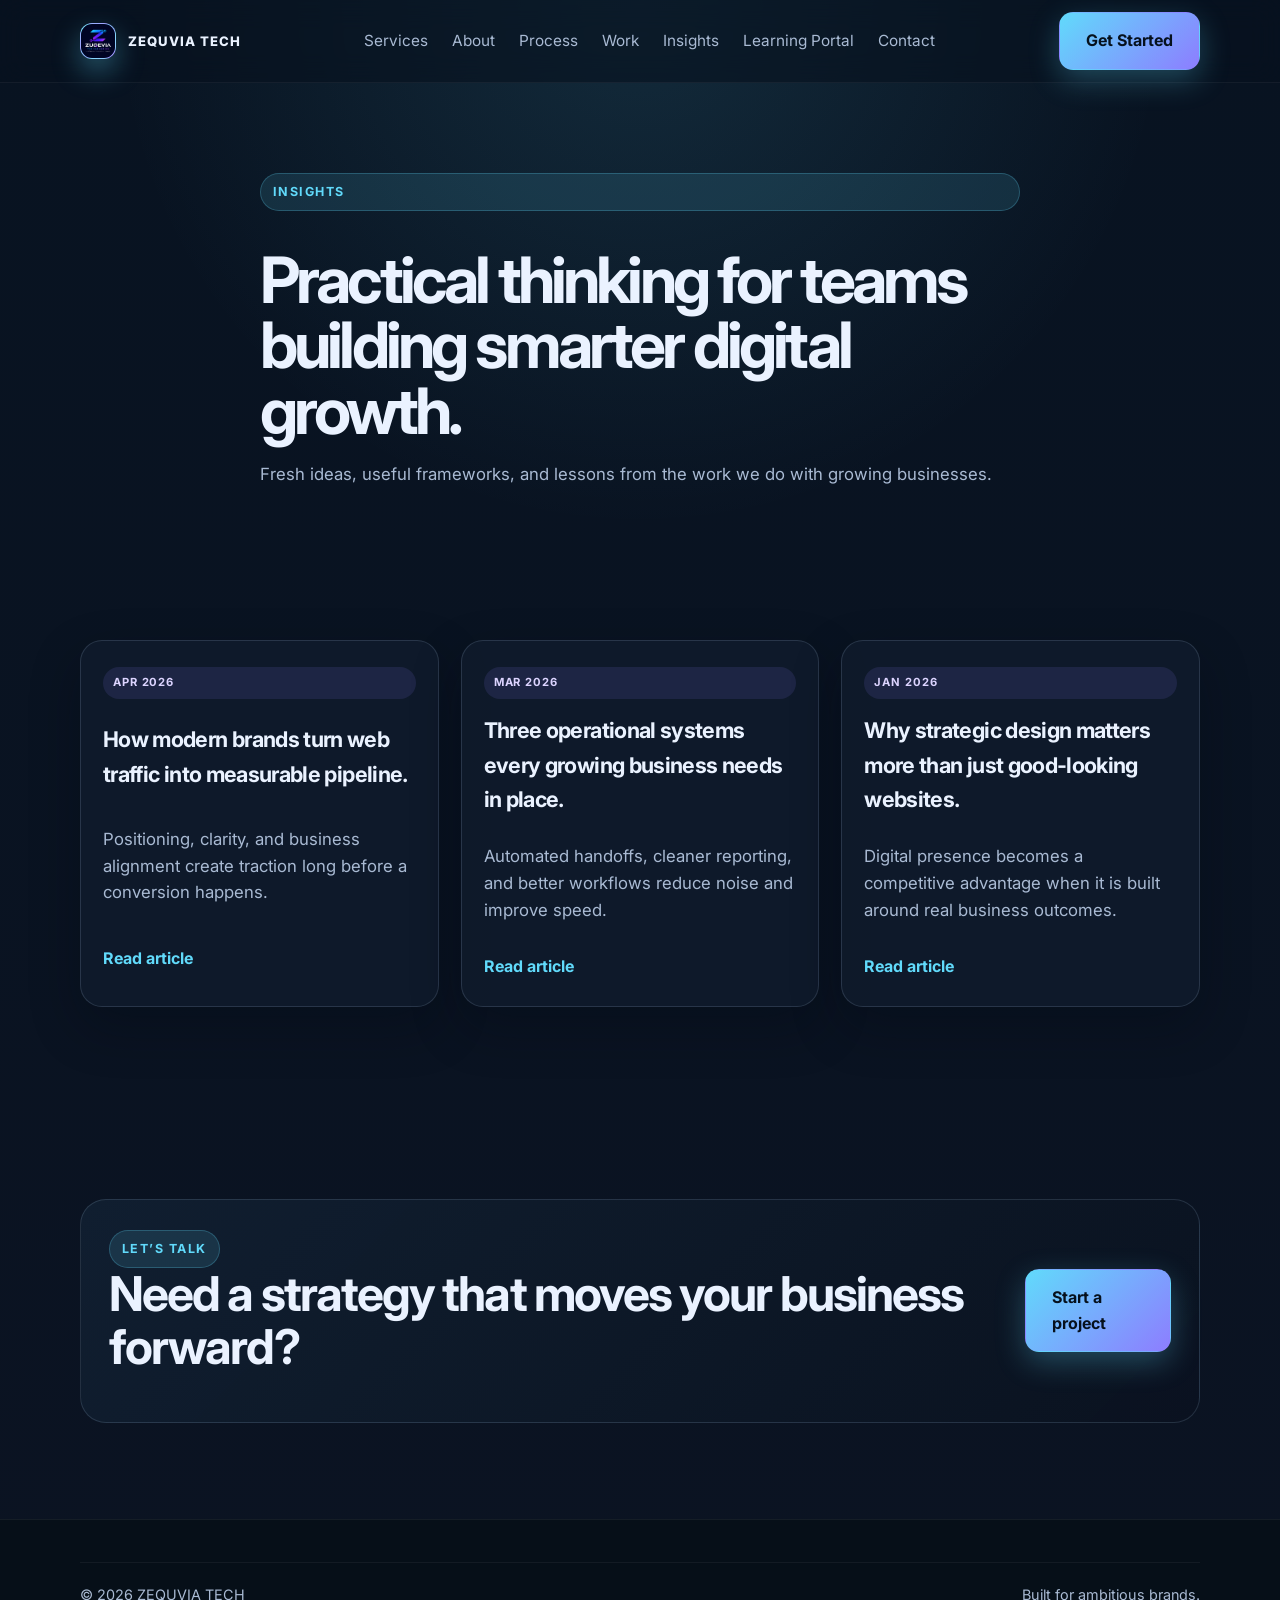
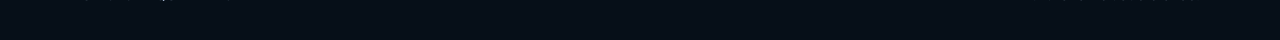
<file: blog.html>
<!DOCTYPE html>
<html lang="en">
  <head>
    <meta charset="UTF-8" />
    <meta name="viewport" content="width=device-width, initial-scale=1.0" />
    <title>Insights | ZEQUVIA TECH</title>
    <meta name="description" content="Explore practical insights from ZEQUVIA TECH on digital growth, strategy, and smarter business operations." />
    <meta name="robots" content="index, follow" />
    <meta property="og:title" content="Insights | ZEQUVIA TECH" />
    <meta property="og:description" content="Explore practical insights from ZEQUVIA TECH on digital growth, strategy, and smarter business operations." />
    <meta property="og:type" content="website" />
    <meta property="og:url" content="https://thanjiwilly-png.github.io/ZEQUVIA-TECH/blog.html" />
    <meta property="og:image" content="https://thanjiwilly-png.github.io/ZEQUVIA-TECH/ChatGPT%20Image%20Sep%2020,%202026,%2005_24_07%20PM.png" />
    <link rel="canonical" href="https://thanjiwilly-png.github.io/ZEQUVIA-TECH/blog.html" />
    <link rel="icon" type="image/svg+xml" href="favicon.svg" />
    <link rel="preconnect" href="https://fonts.googleapis.com" />
    <link rel="preconnect" href="https://fonts.gstatic.com" crossorigin />
    <link href="https://fonts.googleapis.com/css2?family=Inter:wght@400;500;600;700;800;900&display=swap" rel="stylesheet" />
    <link rel="stylesheet" href="styles.css" />
  </head>
  <body>
    <header class="site-header">
      <div class="container nav-wrap">
        <a href="index.html" class="brand" aria-label="ZEQUVIA TECH home">
          <span class="brand-mark"><img src="ChatGPT Image Sep 20, 2026, 05_24_07 PM.png" alt="ZEQUVIA TECH logo" /></span>
          <span class="brand-text">ZEQUVIA TECH</span>
        </a>

        <button class="nav-toggle" aria-label="Toggle menu" aria-expanded="false">
          <span></span><span></span><span></span>
        </button>

        <nav class="site-nav" aria-label="Main navigation">
          <a href="services.html">Services</a>
          <a href="about.html">About</a>
          <a href="index.html#process">Process</a>
          <a href="index.html#work">Work</a>
          <a href="blog.html">Insights</a>
          <a href="education.html">Learning Portal</a>
          <a href="contact.html">Contact</a>
        </nav>

        <a href="contact.html" class="btn btn-primary nav-cta">Get Started</a>
      </div>
    </header>

    <main>
      <section class="page-hero section">
        <div class="container">
          <span class="eyebrow">Insights</span>
          <h1>Practical thinking for teams building smarter digital growth.</h1>
          <p>Fresh ideas, useful frameworks, and lessons from the work we do with growing businesses.</p>
        </div>
      </section>

      <section class="section">
        <div class="container insights-grid">
          <article class="insight-card reveal">
            <span class="meta-date">Apr 2026</span>
            <h3>How modern brands turn web traffic into measurable pipeline.</h3>
            <p>Positioning, clarity, and business alignment create traction long before a conversion happens.</p>
            <a href="#">Read article</a>
          </article>

          <article class="insight-card reveal">
            <span class="meta-date">Mar 2026</span>
            <h3>Three operational systems every growing business needs in place.</h3>
            <p>Automated handoffs, cleaner reporting, and better workflows reduce noise and improve speed.</p>
            <a href="#">Read article</a>
          </article>

          <article class="insight-card reveal">
            <span class="meta-date">Jan 2026</span>
            <h3>Why strategic design matters more than just good-looking websites.</h3>
            <p>Digital presence becomes a competitive advantage when it is built around real business outcomes.</p>
            <a href="#">Read article</a>
          </article>
        </div>
      </section>

      <section class="section">
        <div class="container contact-cta">
          <div>
            <span class="eyebrow">Let’s talk</span>
            <h2>Need a strategy that moves your business forward?</h2>
          </div>
          <a href="contact.html" class="btn btn-primary">Start a project</a>
        </div>
      </section>
    </main>

    <footer class="site-footer">
      <div class="container bottom-bar">
        <span>© <span id="year"></span> ZEQUVIA TECH</span>
        <span>Built for ambitious brands.</span>
      </div>
    </footer>

    <script async src="https://www.googletagmanager.com/gtag/js?id=G-XXXXXXXXXX"></script>
    <script src="analytics.js"></script>
    <script src="script.js"></script>
  </body>
</html>
</file>
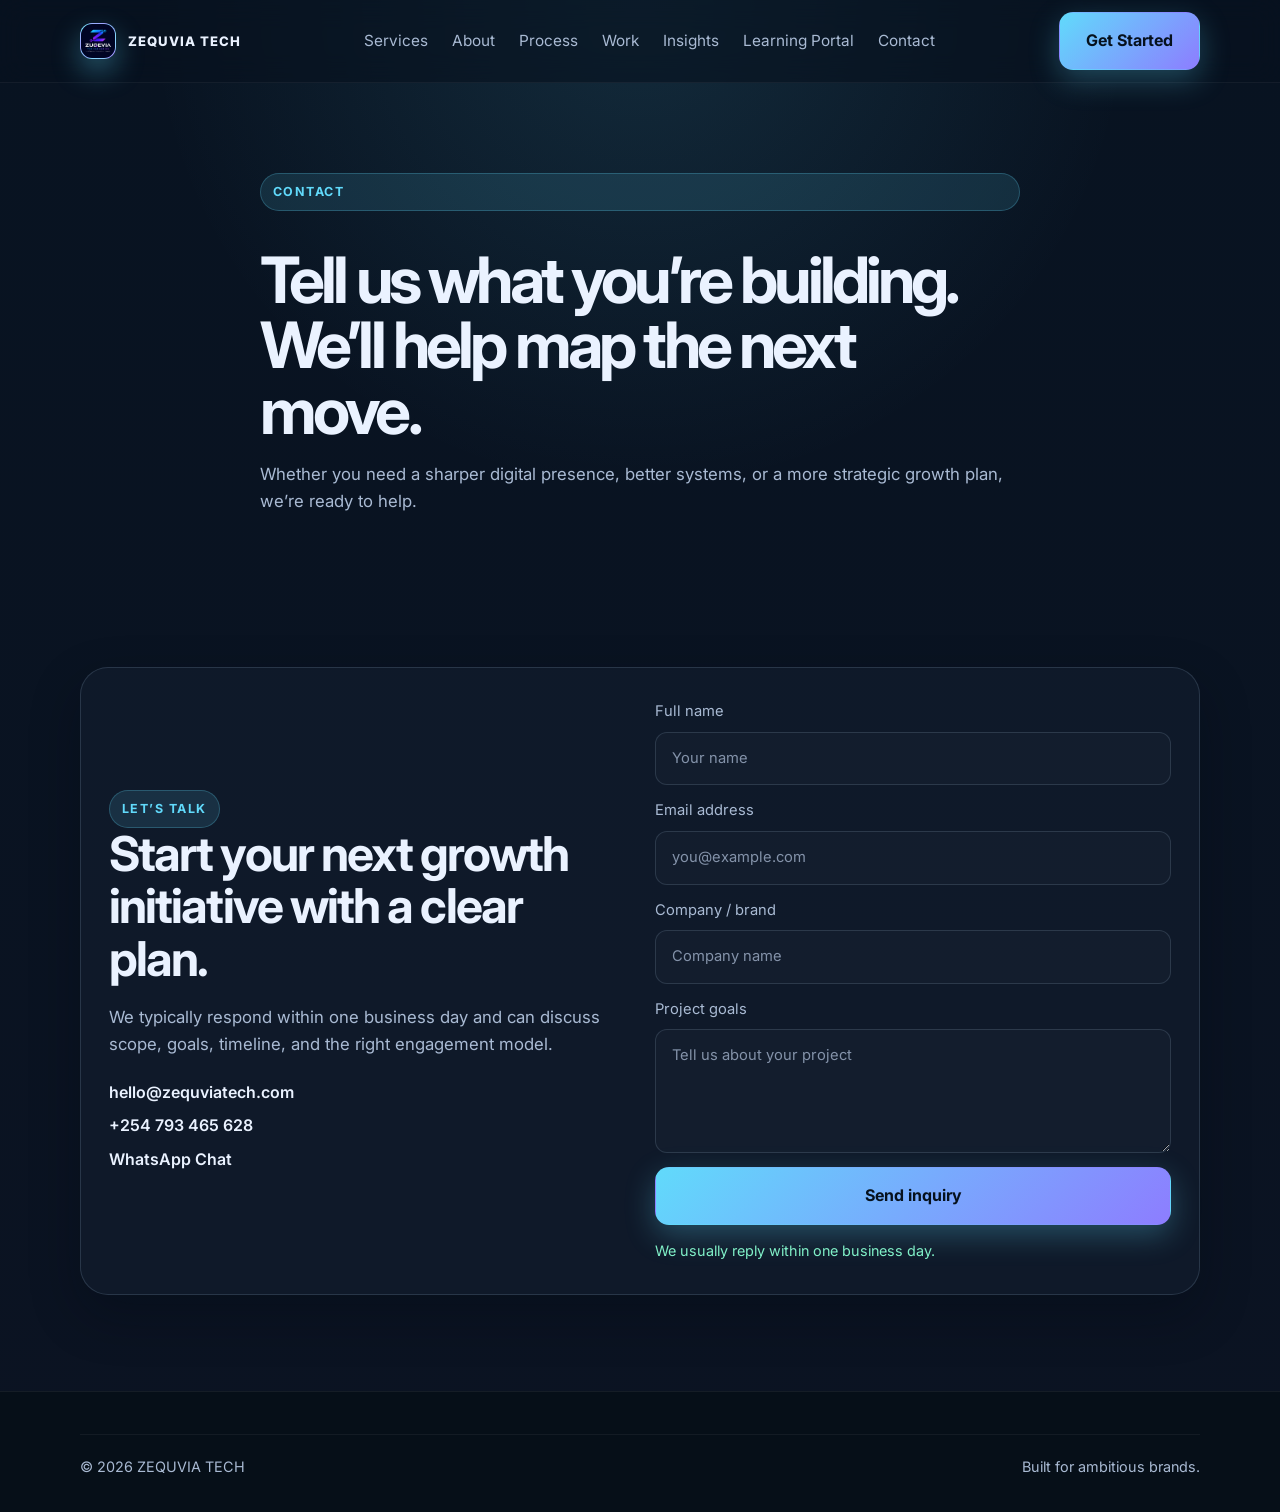
<file: contact.html>
<!DOCTYPE html>
<html lang="en">
  <head>
    <meta charset="UTF-8" />
    <meta name="viewport" content="width=device-width, initial-scale=1.0" />
    <meta name="description" content="Contact ZEQUVIA TECH to discuss your growth strategy, digital presence, or business transformation project." />
    <meta name="robots" content="index, follow" />
    <meta property="og:title" content="Contact | ZEQUVIA TECH" />
    <meta property="og:description" content="Contact ZEQUVIA TECH to discuss your growth strategy, digital presence, or business transformation project." />
    <meta property="og:type" content="website" />
    <meta property="og:url" content="https://thanjiwilly-png.github.io/ZEQUVIA-TECH/contact.html" />
    <meta property="og:image" content="https://thanjiwilly-png.github.io/ZEQUVIA-TECH/ChatGPT%20Image%20Sep%2020,%202026,%2005_24_07%20PM.png" />
    <link rel="canonical" href="https://thanjiwilly-png.github.io/ZEQUVIA-TECH/contact.html" />
    <title>Contact | ZEQUVIA TECH</title>
    <link rel="icon" type="image/svg+xml" href="favicon.svg" />
    <link rel="preconnect" href="https://fonts.googleapis.com" />
    <link rel="preconnect" href="https://fonts.gstatic.com" crossorigin />
    <link href="https://fonts.googleapis.com/css2?family=Inter:wght@400;500;600;700;800;900&display=swap" rel="stylesheet" />
    <link rel="stylesheet" href="styles.css" />
  </head>
  <body>
    <header class="site-header">
      <div class="container nav-wrap">
        <a href="index.html" class="brand" aria-label="ZEQUVIA TECH home">
          <span class="brand-mark"><img src="ChatGPT Image Sep 20, 2026, 05_24_07 PM.png" alt="ZEQUVIA TECH logo" /></span>
          <span class="brand-text">ZEQUVIA TECH</span>
        </a>

        <button class="nav-toggle" aria-label="Toggle menu" aria-expanded="false">
          <span></span><span></span><span></span>
        </button>

        <nav class="site-nav" aria-label="Main navigation">
          <a href="services.html">Services</a>
          <a href="about.html">About</a>
          <a href="index.html#process">Process</a>
          <a href="index.html#work">Work</a>
          <a href="blog.html">Insights</a>
          <a href="education.html">Learning Portal</a>
          <a href="contact.html">Contact</a>
        </nav>

        <a href="contact.html" class="btn btn-primary nav-cta">Get Started</a>
      </div>
    </header>

    <main>
      <section class="page-hero section">
        <div class="container">
          <span class="eyebrow">Contact</span>
          <h1>Tell us what you’re building. We’ll help map the next move.</h1>
          <p>Whether you need a sharper digital presence, better systems, or a more strategic growth plan, we’re ready to help.</p>
        </div>
      </section>

      <section class="section">
        <div class="container contact-panel">
          <div class="contact-copy">
            <span class="eyebrow">Let’s talk</span>
            <h2>Start your next growth initiative with a clear plan.</h2>
            <p>We typically respond within one business day and can discuss scope, goals, timeline, and the right engagement model.</p>
            <div class="contact-meta">
              <a href="mailto:hello@zequviatech.com">hello@zequviatech.com</a>
              <a href="tel:+254793465628">+254 793 465 628</a>
              <a href="https://wa.me/254793465628?text=Hello%20ZEQUVIA%20TECH%2C%20I%20want%20to%20discuss%20a%20project%20with%20you." target="_blank" rel="noopener noreferrer">WhatsApp Chat</a>
            </div>
          </div>

          <form class="contact-form" id="contactForm" method="POST" action="https://formsubmit.co/hello@zequviatech.com" accept-charset="UTF-8">
            <input type="hidden" name="_subject" value="New ZEQUVIA TECH inquiry" />
            <input type="hidden" name="_captcha" value="false" />
            <input type="hidden" name="_template" value="table" />
            <input type="hidden" name="_next" value="https://thanjiwilly-png.github.io/ZEQUVIA-TECH/thank-you.html" />
            <label>
              Full name
              <input type="text" name="name" placeholder="Your name" required />
            </label>
            <label>
              Email address
              <input type="email" name="email" placeholder="you@example.com" required />
            </label>
            <label>
              Company / brand
              <input type="text" name="company" placeholder="Company name" />
            </label>
            <label>
              Project goals
              <textarea name="message" rows="4" placeholder="Tell us about your project" required></textarea>
            </label>
            <button type="submit" class="btn btn-primary">Send inquiry</button>
            <p class="form-status" aria-live="polite">We usually reply within one business day.</p>
          </form>
        </div>
      </section>
    </main>

    <footer class="site-footer">
      <div class="container bottom-bar">
        <span>© <span id="year"></span> ZEQUVIA TECH</span>
        <span>Built for ambitious brands.</span>
      </div>
    </footer>

    <script async src="https://www.googletagmanager.com/gtag/js?id=G-XXXXXXXXXX"></script>
    <script src="analytics.js"></script>
    <script src="script.js"></script>
  </body>
</html>
</file>
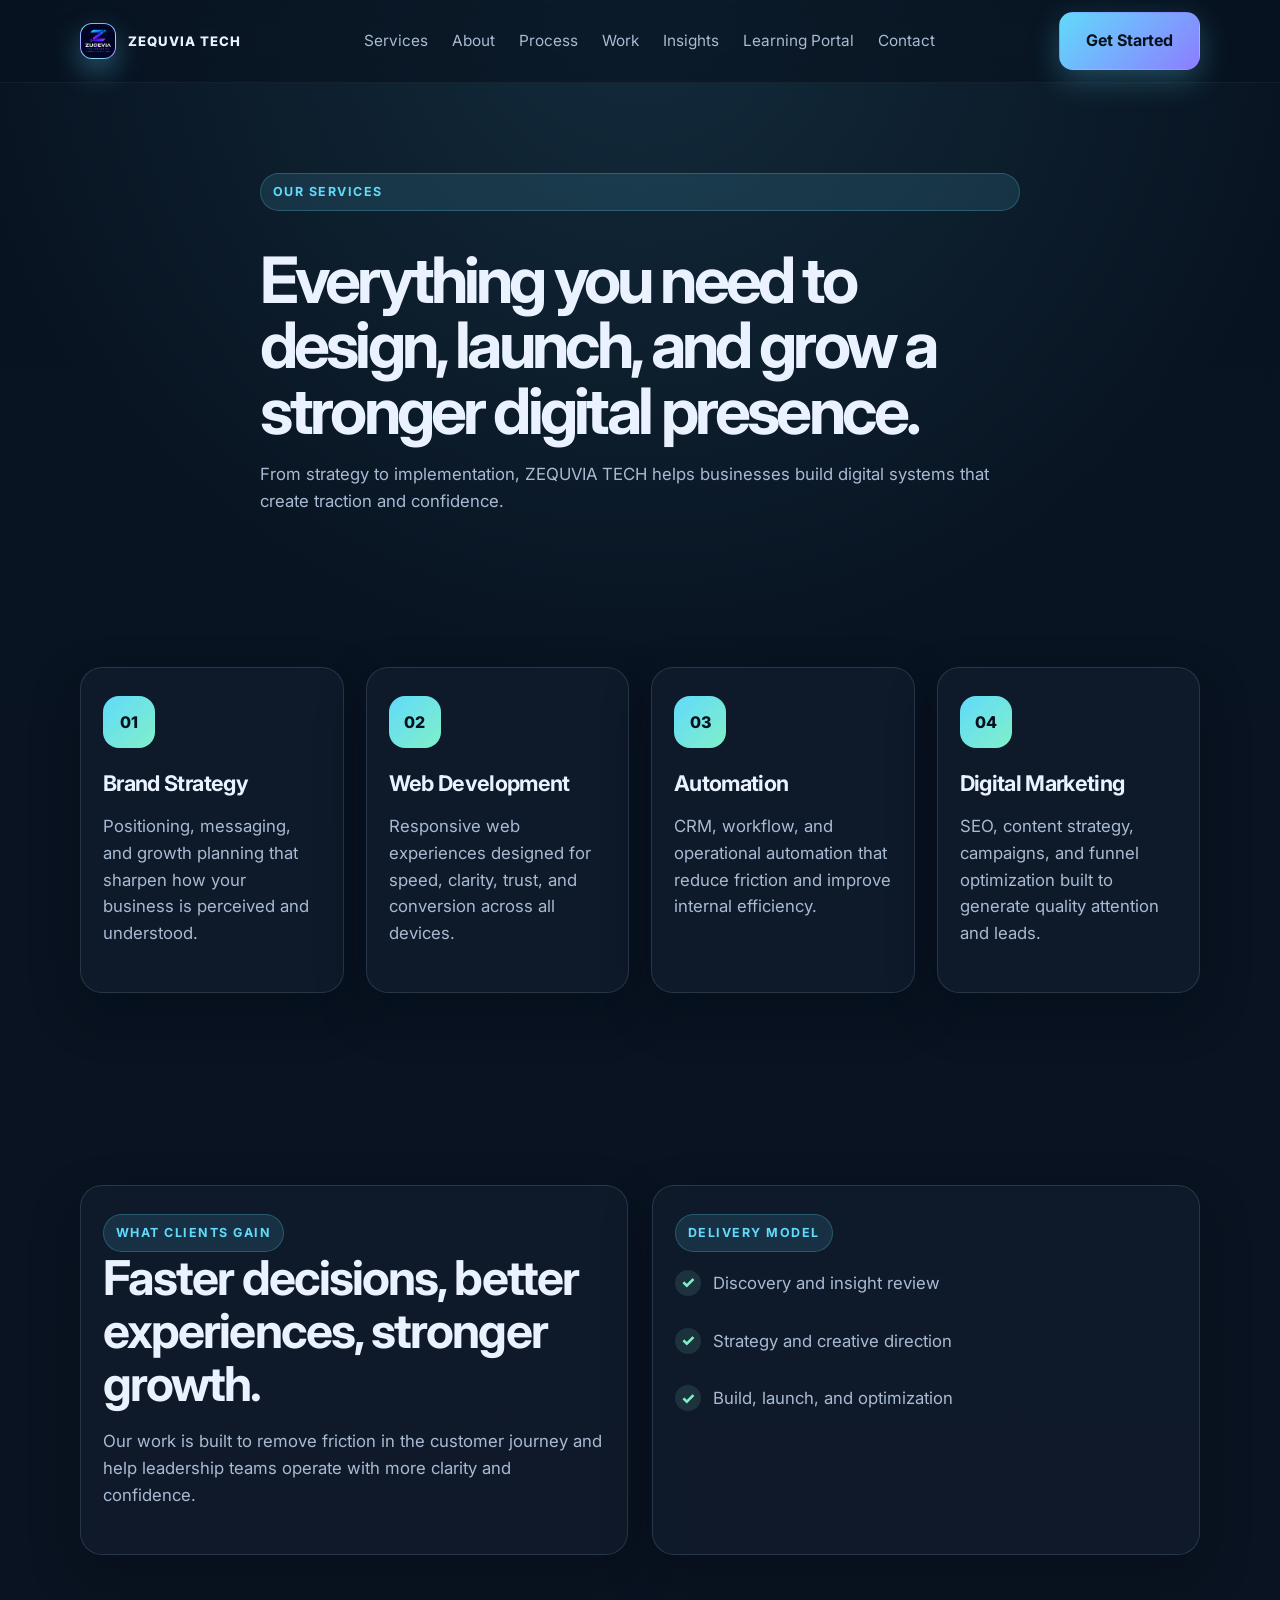
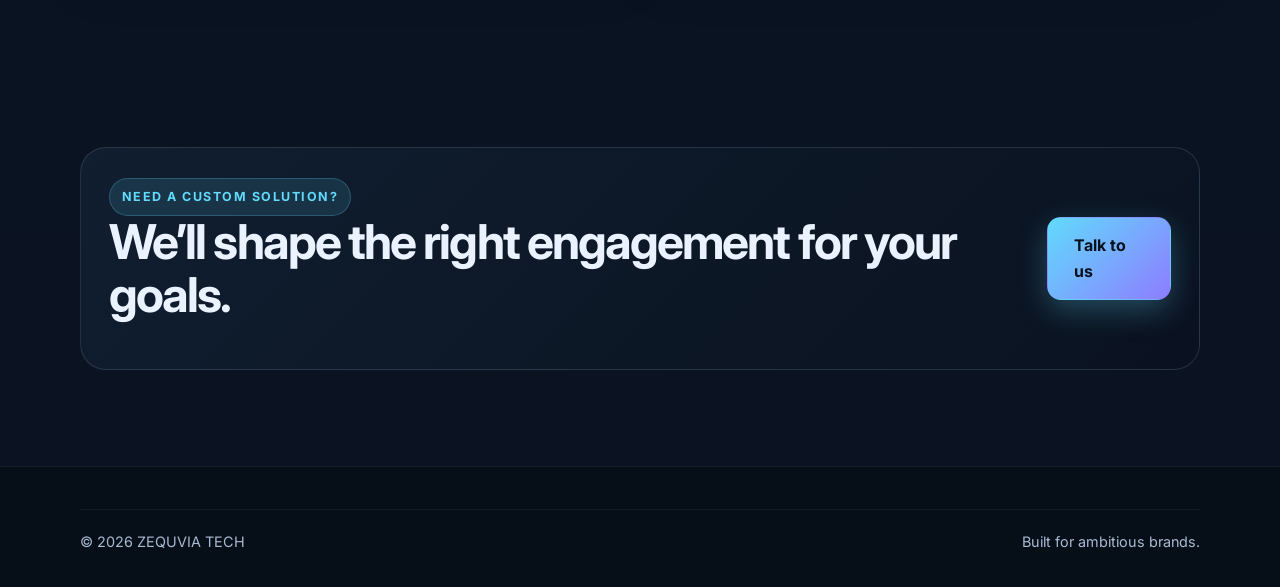
<file: services.html>
<!DOCTYPE html>
<html lang="en">
  <head>
    <meta charset="UTF-8" />
    <meta name="viewport" content="width=device-width, initial-scale=1.0" />
    <title>Services | ZEQUVIA TECH</title>
    <meta name="description" content="Explore ZEQUVIA TECH services including strategy, web development, automation, and digital growth systems." />
    <meta name="robots" content="index, follow" />
    <meta property="og:title" content="Services | ZEQUVIA TECH" />
    <meta property="og:description" content="Explore ZEQUVIA TECH services including strategy, web development, automation, and digital growth systems." />
    <meta property="og:type" content="website" />
    <meta property="og:url" content="https://thanjiwilly-png.github.io/ZEQUVIA-TECH/services.html" />
    <meta property="og:image" content="https://thanjiwilly-png.github.io/ZEQUVIA-TECH/ChatGPT%20Image%20Sep%2020,%202026,%2005_24_07%20PM.png" />
    <link rel="canonical" href="https://thanjiwilly-png.github.io/ZEQUVIA-TECH/services.html" />
    <link rel="icon" type="image/svg+xml" href="favicon.svg" />
    <link rel="preconnect" href="https://fonts.googleapis.com" />
    <link rel="preconnect" href="https://fonts.gstatic.com" crossorigin />
    <link href="https://fonts.googleapis.com/css2?family=Inter:wght@400;500;600;700;800;900&display=swap" rel="stylesheet" />
    <link rel="stylesheet" href="styles.css" />
  </head>
  <body>
    <header class="site-header">
      <div class="container nav-wrap">
        <a href="index.html" class="brand" aria-label="ZEQUVIA TECH home">
          <span class="brand-mark"><img src="ChatGPT Image Sep 20, 2026, 05_24_07 PM.png" alt="ZEQUVIA TECH logo" /></span>
          <span class="brand-text">ZEQUVIA TECH</span>
        </a>

        <button class="nav-toggle" aria-label="Toggle menu" aria-expanded="false">
          <span></span><span></span><span></span>
        </button>

        <nav class="site-nav" aria-label="Main navigation">
          <a href="services.html">Services</a>
          <a href="about.html">About</a>
          <a href="index.html#process">Process</a>
          <a href="index.html#work">Work</a>
          <a href="blog.html">Insights</a>
          <a href="education.html">Learning Portal</a>
          <a href="contact.html">Contact</a>
        </nav>

        <a href="contact.html" class="btn btn-primary nav-cta">Get Started</a>
      </div>
    </header>

    <main>
      <section class="page-hero section">
        <div class="container">
          <span class="eyebrow">Our services</span>
          <h1>Everything you need to design, launch, and grow a stronger digital presence.</h1>
          <p>From strategy to implementation, ZEQUVIA TECH helps businesses build digital systems that create traction and confidence.</p>
        </div>
      </section>

      <section class="section">
        <div class="container card-grid">
          <article class="info-card">
            <div class="icon-wrap">01</div>
            <h3>Brand Strategy</h3>
            <p>Positioning, messaging, and growth planning that sharpen how your business is perceived and understood.</p>
          </article>

          <article class="info-card">
            <div class="icon-wrap">02</div>
            <h3>Web Development</h3>
            <p>Responsive web experiences designed for speed, clarity, trust, and conversion across all devices.</p>
          </article>

          <article class="info-card">
            <div class="icon-wrap">03</div>
            <h3>Automation</h3>
            <p>CRM, workflow, and operational automation that reduce friction and improve internal efficiency.</p>
          </article>

          <article class="info-card">
            <div class="icon-wrap">04</div>
            <h3>Digital Marketing</h3>
            <p>SEO, content strategy, campaigns, and funnel optimization built to generate quality attention and leads.</p>
          </article>
        </div>
      </section>

      <section class="section">
        <div class="container page-grid">
          <article class="page-card">
            <span class="eyebrow">What clients gain</span>
            <h2>Faster decisions, better experiences, stronger growth.</h2>
            <p>Our work is built to remove friction in the customer journey and help leadership teams operate with more clarity and confidence.</p>
          </article>

          <article class="page-card">
            <span class="eyebrow">Delivery model</span>
            <div class="mini-list">
              <div><span>✓</span><p>Discovery and insight review</p></div>
              <div><span>✓</span><p>Strategy and creative direction</p></div>
              <div><span>✓</span><p>Build, launch, and optimization</p></div>
            </div>
          </article>
        </div>
      </section>

      <section class="section">
        <div class="container contact-cta">
          <div>
            <span class="eyebrow">Need a custom solution?</span>
            <h2>We’ll shape the right engagement for your goals.</h2>
          </div>
          <a href="contact.html" class="btn btn-primary">Talk to us</a>
        </div>
      </section>
    </main>

    <footer class="site-footer">
      <div class="container bottom-bar">
        <span>© <span id="year"></span> ZEQUVIA TECH</span>
        <span>Built for ambitious brands.</span>
      </div>
    </footer>

    <script async src="https://www.googletagmanager.com/gtag/js?id=G-XXXXXXXXXX"></script>
    <script src="analytics.js"></script>
    <script src="script.js"></script>
  </body>
</html>
</file>
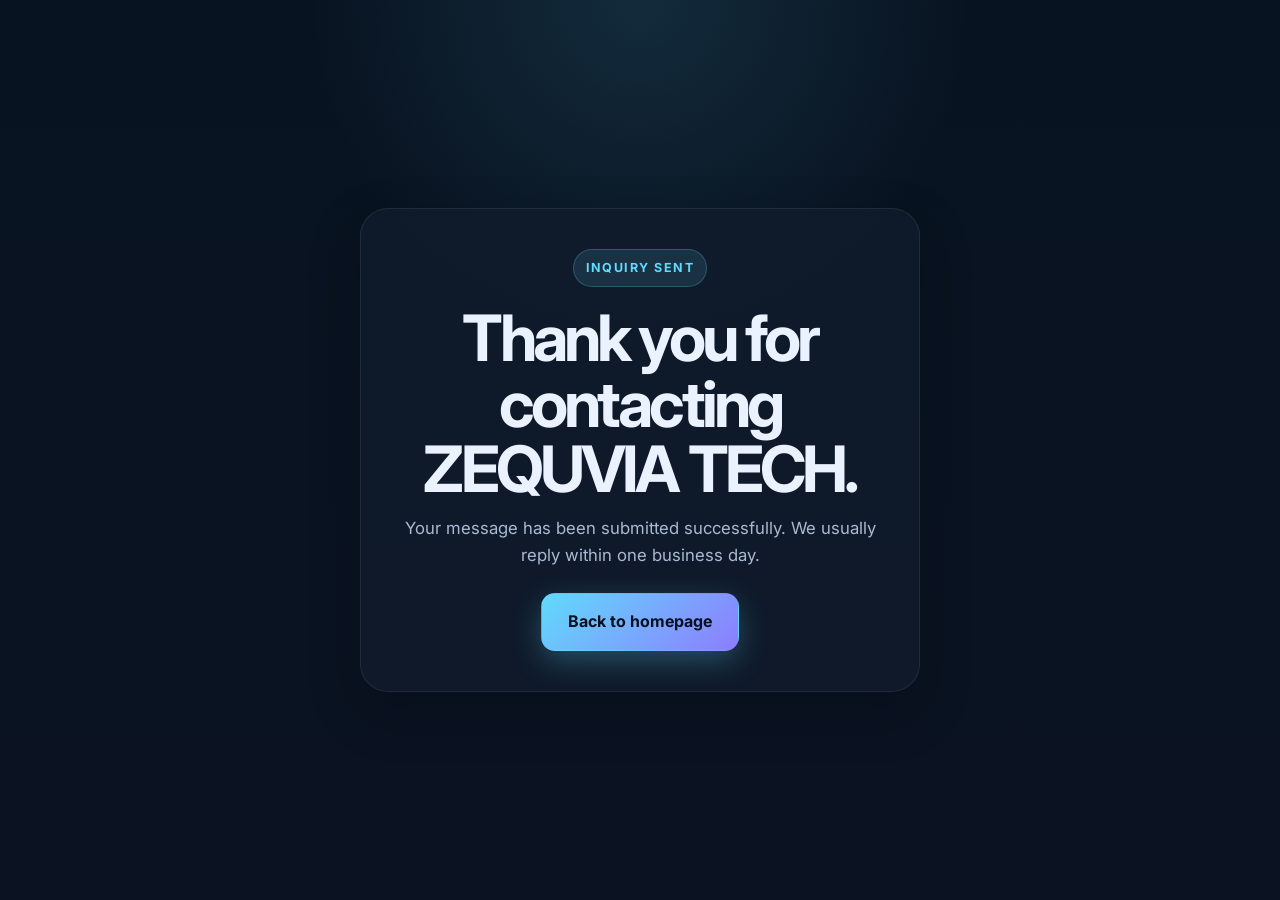
<file: thank-you.html>
<!DOCTYPE html>
<html lang="en">
  <head>
    <meta charset="UTF-8" />
    <meta name="viewport" content="width=device-width, initial-scale=1.0" />
    <title>Thank You | ZEQUVIA TECH</title>
    <meta name="description" content="Thank you for contacting ZEQUVIA TECH. We will be in touch soon." />
    <meta name="robots" content="noindex, nofollow" />
    <link rel="icon" type="image/svg+xml" href="favicon.svg" />
    <link rel="preconnect" href="https://fonts.googleapis.com" />
    <link rel="preconnect" href="https://fonts.gstatic.com" crossorigin />
    <link href="https://fonts.googleapis.com/css2?family=Inter:wght@400;500;600;700;800;900&display=swap" rel="stylesheet" />
    <link rel="stylesheet" href="styles.css" />
    <script async src="https://www.googletagmanager.com/gtag/js?id=G-XXXXXXXXXX"></script>
    <script src="analytics.js"></script>
    <style>
      body {
        min-height: 100vh;
        display: flex;
        align-items: center;
        justify-content: center;
      }
      .thank-you-box {
        max-width: 560px;
        margin: 48px auto;
        padding: 40px 28px;
        border: 1px solid rgba(255,255,255,0.08);
        border-radius: 28px;
        background: rgba(17, 28, 44, 0.8);
        box-shadow: 0 20px 50px rgba(3, 9, 20, 0.32);
        text-align: center;
      }
      .thank-you-box h1 {
        margin-bottom: 14px;
      }
      .thank-you-box p {
        margin-bottom: 24px;
      }
    </style>
  </head>
  <body>
    <main class="container">
      <div class="thank-you-box">
        <span class="eyebrow">Inquiry sent</span>
        <h1>Thank you for contacting ZEQUVIA TECH.</h1>
        <p>Your message has been submitted successfully. We usually reply within one business day.</p>
        <a href="index.html" class="btn btn-primary">Back to homepage</a>
      </div>
    </main>
  </body>
</html>
</file>
<file: styles.css>
:root {
  --bg: #07111f;
  --bg-soft: #0d1a2b;
  --panel: rgba(15, 26, 41, 0.82);
  --panel-strong: #14263d;
  --card: #f5f7fb;
  --text: #eaf2ff;
  --muted: #a9bad3;
  --primary: #61dafb;
  --primary-strong: #2bbef7;
  --secondary: #8d7dff;
  --accent: #80f0c8;
  --border: rgba(157, 180, 212, 0.18);
  --shadow: 0 20px 50px rgba(3, 9, 20, 0.32);
}

* {
  box-sizing: border-box;
}

html {
  scroll-behavior: smooth;
}

body {
  margin: 0;
  font-family: "Inter", sans-serif;
  background: radial-gradient(circle at top, rgba(97, 218, 251, 0.12), transparent 30%),
    linear-gradient(180deg, #081321 0%, #0b1322 100%);
  color: var(--text);
  line-height: 1.6;
}

a {
  color: inherit;
  text-decoration: none;
}

img {
  max-width: 100%;
  display: block;
}

button,
input,
textarea,
select {
  font: inherit;
}

.container {
  width: min(1120px, calc(100% - 32px));
  margin: 0 auto;
}

.section {
  padding: 96px 0;
}

.eyebrow {
  display: inline-block;
  padding: 8px 12px;
  border-radius: 999px;
  background: rgba(97, 218, 251, 0.12);
  border: 1px solid rgba(97, 218, 251, 0.24);
  font-size: 0.78rem;
  font-weight: 700;
  letter-spacing: 0.12em;
  text-transform: uppercase;
  color: var(--primary);
}

h1,
h2,
h3,
p {
  margin-top: 0;
}

h1 {
  font-size: clamp(2.8rem, 5vw, 5rem);
  line-height: 1.02;
  letter-spacing: -0.06em;
  margin: 18px 0 24px;
}

h2 {
  font-size: clamp(2rem, 4vw, 3rem);
  line-height: 1.1;
  letter-spacing: -0.04em;
  margin-bottom: 18px;
}

h3 {
  font-size: 1.35rem;
  letter-spacing: -0.03em;
  margin-bottom: 12px;
}

p {
  color: var(--muted);
  font-size: 1.05rem;
}

.btn {
  display: inline-flex;
  align-items: center;
  justify-content: center;
  padding: 15px 26px;
  border-radius: 14px;
  border: 1px solid transparent;
  font-weight: 700;
  transition: 0.2s ease;
}

.btn:hover {
  transform: translateY(-1px);
}

.btn-primary {
  background: linear-gradient(135deg, var(--primary), var(--secondary));
  color: #06111d;
  box-shadow: 0 10px 30px rgba(97, 218, 251, 0.28);
}

.btn-secondary {
  background: transparent;
  border-color: var(--border);
  color: var(--text);
}

.reveal {
  opacity: 0;
  transform: translateY(18px);
  transition: opacity 0.6s ease, transform 0.6s ease;
}

.reveal.visible {
  opacity: 1;
  transform: translateY(0);
}

.site-header {
  position: sticky;
  top: 0;
  z-index: 50;
  backdrop-filter: blur(14px);
  background: rgba(7, 17, 31, 0.6);
  border-bottom: 1px solid rgba(255, 255, 255, 0.05);
}

.nav-wrap {
  display: flex;
  align-items: center;
  justify-content: space-between;
  min-height: 82px;
  gap: 20px;
}

.brand {
  display: inline-flex;
  align-items: center;
  gap: 12px;
  font-weight: 800;
  letter-spacing: 0.06em;
}

.brand-mark {
  display: inline-flex;
  align-items: center;
  justify-content: center;
  width: 36px;
  height: 36px;
  border-radius: 12px;
  overflow: hidden;
  background: linear-gradient(135deg, var(--primary), var(--secondary));
  box-shadow: 0 12px 28px rgba(97, 218, 251, 0.35);
  border: 1px solid rgba(255, 255, 255, 0.2);
}

.brand-mark img {
  display: block;
  width: 100%;
  height: 100%;
  object-fit: cover;
}

.brand-text {
  font-size: 0.82rem;
}

.site-nav {
  display: flex;
  align-items: center;
  gap: 24px;
  font-size: 0.96rem;
  color: var(--muted);
}

.site-nav a {
  transition: color 0.2s ease;
}

.site-nav a:hover {
  color: var(--text);
}

.nav-toggle {
  display: none;
  width: 46px;
  height: 46px;
  border-radius: 12px;
  border: 1px solid var(--border);
  background: rgba(255, 255, 255, 0.02);
  align-items: center;
  justify-content: center;
  flex-direction: column;
  gap: 5px;
  padding: 0;
}

.nav-toggle span {
  display: block;
  width: 18px;
  height: 2px;
  background: var(--text);
  border-radius: 99px;
}

.hero {
  padding-top: 64px;
}

.hero-grid {
  display: grid;
  grid-template-columns: 1.1fr 0.9fr;
  align-items: center;
  gap: 54px;
}

.hero-copy {
  max-width: 620px;
}

.hero-actions {
  display: flex;
  flex-wrap: wrap;
  gap: 16px;
  margin: 30px 0 20px;
}

.hero-proof-grid {
  display: grid;
  grid-template-columns: repeat(3, minmax(0, 1fr));
  gap: 14px;
  margin: 0 0 24px;
}

.hero-proof-grid div {
  padding: 16px 14px;
  border-radius: 16px;
  border: 1px solid var(--border);
  background: linear-gradient(180deg, rgba(255,255,255,0.02), rgba(97,218,251,0.03));
}

.hero-proof-grid strong {
  display: block;
  font-size: 1.4rem;
  letter-spacing: -0.05em;
  margin-bottom: 4px;
}

.hero-proof-grid span {
  color: var(--muted);
  font-size: 0.8rem;
}

.hero-trust p {
  margin-bottom: 16px;
  font-size: 0.9rem;
  color: var(--muted);
}

.logo-row {
  display: flex;
  flex-wrap: wrap;
  gap: 12px;
}

.logo-row span {
  display: inline-flex;
  align-items: center;
  justify-content: center;
  padding: 10px 14px;
  border-radius: 10px;
  border: 1px solid var(--border);
  background: rgba(255, 255, 255, 0.02);
  color: rgba(234, 242, 255, 0.9);
  font-size: 0.8rem;
  font-weight: 600;
}

.hero-visual {
  position: relative;
  min-height: 520px;
  display: flex;
  align-items: center;
  justify-content: center;
}

.dashboard-card {
  position: relative;
  width: min(100%, 480px);
  border: 1px solid rgba(255, 255, 255, 0.08);
  background: linear-gradient(180deg, rgba(16, 30, 48, 0.96), rgba(11, 18, 30, 0.96));
  border-radius: 28px;
  box-shadow: var(--shadow);
  padding: 22px 22px 18px;
}

.card-header {
  display: flex;
  gap: 8px;
  margin-bottom: 24px;
}

.dot {
  display: inline-block;
  width: 10px;
  height: 10px;
  border-radius: 50%;
}

.dot.red { background: #ff6b6b; }
.dot.amber { background: #f9c74f; }
.dot.green { background: #4ade80; }

.stats-grid {
  display: grid;
  grid-template-columns: repeat(2, minmax(0, 1fr));
  gap: 12px;
  margin-bottom: 24px;
}

.stats-grid div {
  background: rgba(255, 255, 255, 0.03);
  border: 1px solid rgba(255, 255, 255, 0.04);
  padding: 14px 16px;
  border-radius: 14px;
}

.stats-grid small {
  display: block;
  color: var(--muted);
  margin-bottom: 4px;
}

.stats-grid strong {
  font-size: clamp(1.2rem, 2vw, 1.7rem);
  letter-spacing: -0.05em;
}

.chart-bars {
  display: flex;
  align-items: end;
  gap: 10px;
  height: 180px;
  padding: 16px 8px 8px;
  border-radius: 18px;
  background: linear-gradient(180deg, rgba(97, 218, 251, 0.06), rgba(141, 125, 255, 0.02));
}

.chart-bars span {
  flex: 1;
  border-radius: 10px 10px 0 0;
  background: linear-gradient(180deg, var(--primary), var(--secondary));
  box-shadow: 0 12px 30px rgba(105, 146, 255, 0.2);
}

.floating-badge {
  position: absolute;
  display: flex;
  flex-direction: column;
  gap: 4px;
  padding: 14px 18px;
  border: 1px solid rgba(255, 255, 255, 0.08);
  background: rgba(13, 26, 43, 0.9);
  border-radius: 18px;
  box-shadow: var(--shadow);
}

.floating-badge strong {
  font-size: 1.2rem;
}

.floating-badge span {
  color: var(--muted);
  font-size: 0.8rem;
}

.badge-one {
  left: 0;
  bottom: 55px;
}

.badge-two {
  right: 8px;
  top: 48px;
}

.metrics {
  padding-top: 24px;
}

.metrics-grid {
  display: grid;
  grid-template-columns: repeat(4, minmax(0, 1fr));
  gap: 22px;
  background: rgba(15, 26, 41, 0.7);
  border: 1px solid var(--border);
  border-radius: 22px;
  padding: 22px;
}

.metric-item {
  display: flex;
  flex-direction: column;
  gap: 6px;
  padding: 10px;
}

.count-up {
  font-size: clamp(1.8rem, 3vw, 2.5rem);
  letter-spacing: -0.05em;
}

.metric-item span {
  color: var(--muted);
  font-size: 0.95rem;
}

.floating-contact {
  position: fixed;
  right: 22px;
  bottom: 22px;
  z-index: 80;
  display: inline-flex;
  align-items: center;
  justify-content: center;
  padding: 14px 18px;
  border-radius: 999px;
  background: linear-gradient(135deg, var(--primary), var(--secondary));
  color: #07111f;
  font-weight: 800;
  box-shadow: 0 16px 36px rgba(97, 218, 251, 0.28);
}

.floating-whatsapp {
  position: fixed;
  right: 22px;
  bottom: 88px;
  z-index: 80;
  display: inline-flex;
  align-items: center;
  justify-content: center;
  padding: 14px 18px;
  border-radius: 999px;
  background: linear-gradient(135deg, #25d366, #128c7e);
  color: #ffffff;
  font-weight: 800;
  box-shadow: 0 16px 36px rgba(37, 211, 102, 0.3);
}

.section-heading {
  max-width: 700px;
  margin-bottom: 36px;
}

.section-heading.narrow {
  max-width: 540px;
}

.card-grid {
  display: grid;
  grid-template-columns: repeat(4, minmax(0, 1fr));
  gap: 22px;
}

.info-card {
  padding: 28px 22px;
  background: rgba(17, 28, 44, 0.8);
  border: 1px solid var(--border);
  border-radius: 22px;
  box-shadow: var(--shadow);
}

.icon-wrap {
  display: inline-flex;
  align-items: center;
  justify-content: center;
  width: 52px;
  height: 52px;
  border-radius: 16px;
  margin-bottom: 18px;
  font-weight: 800;
  color: #07111d;
  background: linear-gradient(135deg, var(--primary), var(--accent));
}

.capability-grid {
  display: grid;
  grid-template-columns: repeat(3, minmax(0, 1fr));
  gap: 22px;
}

.capability-card {
  padding: 30px 24px;
  border-radius: 24px;
  border: 1px solid var(--border);
  background: rgba(17, 28, 44, 0.8);
  box-shadow: var(--shadow);
}

.capability-icon {
  display: inline-flex;
  align-items: center;
  justify-content: center;
  width: 54px;
  height: 54px;
  margin-bottom: 18px;
  border-radius: 16px;
  background: linear-gradient(135deg, rgba(97, 218, 251, 0.18), rgba(141, 125, 255, 0.18));
  color: var(--primary);
  font-weight: 800;
}

.about-grid {
  display: grid;
  grid-template-columns: 0.95fr 1.05fr;
  gap: 44px;
  align-items: center;
}

.about-visual {
  position: relative;
  min-height: 420px;
}

.panel {
  background: rgba(14, 28, 44, 0.9);
  border: 1px solid var(--border);
  border-radius: 26px;
  box-shadow: var(--shadow);
}

.large-panel {
  position: relative;
  width: min(100%, 440px);
  padding: 26px 24px 18px;
  margin: 20px 0 0 40px;
}

.panel-tag {
  display: inline-block;
  margin-bottom: 20px;
  padding: 8px 12px;
  border-radius: 999px;
  background: rgba(141, 125, 255, 0.12);
  color: #d5d0ff;
  font-size: 0.72rem;
  letter-spacing: 0.1em;
  text-transform: uppercase;
  font-weight: 700;
}

.large-panel ul {
  list-style: none;
  margin: 0;
  padding: 0;
  display: grid;
  gap: 16px;
}

.large-panel li {
  position: relative;
  padding-left: 26px;
  color: var(--text);
  font-weight: 600;
}

.large-panel li::before {
  content: "";
  position: absolute;
  left: 0;
  top: 9px;
  width: 12px;
  height: 12px;
  border-radius: 50%;
  background: linear-gradient(135deg, var(--primary), var(--accent));
}

.mini-panel {
  position: absolute;
  right: 10px;
  bottom: 0;
  display: flex;
  flex-direction: column;
  gap: 4px;
  width: 180px;
  padding: 18px 16px;
  border-radius: 18px;
  background: linear-gradient(135deg, rgba(97, 218, 251, 0.16), rgba(141, 125, 255, 0.1));
  border: 1px solid rgba(97, 218, 251, 0.18);
}

.mini-panel span,
.mini-panel small {
  color: var(--muted);
}

.mini-panel strong {
  font-size: 2rem;
  letter-spacing: -0.06em;
}

.check-list {
  display: grid;
  gap: 18px;
  margin-top: 28px;
}

.check-list div {
  display: flex;
  gap: 14px;
  align-items: flex-start;
}

.check-list span {
  display: inline-flex;
  align-items: center;
  justify-content: center;
  width: 26px;
  height: 26px;
  border-radius: 50%;
  background: rgba(128, 240, 200, 0.12);
  color: var(--accent);
  font-weight: 800;
}

.check-list p {
  margin: 0;
}

.timeline {
  display: grid;
  grid-template-columns: repeat(4, minmax(0, 1fr));
  gap: 22px;
}

.timeline-item {
  position: relative;
  display: flex;
  flex-direction: column;
  gap: 18px;
  padding: 26px 20px 22px;
  background: rgba(17, 28, 44, 0.8);
  border: 1px solid var(--border);
  border-radius: 20px;
}

.timeline-item span {
  display: inline-flex;
  width: 52px;
  height: 52px;
  align-items: center;
  justify-content: center;
  border-radius: 16px;
  font-weight: 800;
  background: linear-gradient(135deg, rgba(97, 218, 251, 0.16), rgba(141, 125, 255, 0.16));
  color: var(--primary);
}

.business-outcomes {
  padding-top: 16px;
}

.outcomes-grid {
  display: grid;
  grid-template-columns: 1fr 1fr;
  gap: 28px;
  align-items: center;
}

.outcomes-copy {
  max-width: 620px;
}

.outcomes-stack {
  display: grid;
  gap: 18px;
}

.outcome-card {
  padding: 24px 22px;
  border-radius: 20px;
  border: 1px solid var(--border);
  background: rgba(17, 28, 44, 0.8);
  box-shadow: var(--shadow);
}

.outcome-card strong {
  display: block;
  margin-bottom: 10px;
  font-size: 1.15rem;
  letter-spacing: -0.03em;
}

.outcome-card p {
  margin-bottom: 0;
}

.case-grid {
  display: grid;
  grid-template-columns: repeat(3, minmax(0, 1fr));
  gap: 22px;
}

.case-card {
  position: relative;
  padding: 28px 24px;
  min-height: 250px;
  border-radius: 22px;
  border: 1px solid rgba(255, 255, 255, 0.08);
  background: linear-gradient(180deg, rgba(12, 24, 39, 0.96), rgba(13, 24, 39, 0.88));
  box-shadow: var(--shadow);
  overflow: hidden;
}

.case-card::before {
  content: "";
  position: absolute;
  inset: 0;
  background: linear-gradient(135deg, rgba(97, 218, 251, 0.09), rgba(141, 125, 255, 0.12));
}

.case-card > * {
  position: relative;
  z-index: 1;
}

.case-label {
  display: inline-block;
  margin-bottom: 18px;
  color: var(--primary);
  font-size: 0.74rem;
  letter-spacing: 0.12em;
  text-transform: uppercase;
  font-weight: 700;
}

.case-card h3 {
  margin-bottom: 12px;
}

.case-card p {
  margin-bottom: 20px;
}

.case-card span {
  display: inline-block;
  font-weight: 700;
  color: var(--text);
}

.client-journey {
  padding-top: 10px;
}

.client-journey-grid {
  display: grid;
  grid-template-columns: 1.05fr 0.95fr;
  gap: 28px;
  align-items: center;
}

.brand-promise {
  padding-top: 8px;
}

.promise-box {
  display: grid;
  grid-template-columns: 1fr 1.2fr;
  gap: 26px;
  align-items: center;
  padding: 32px 28px;
  border-radius: 28px;
  border: 1px solid var(--border);
  background: linear-gradient(135deg, rgba(17, 32, 50, 0.94), rgba(11, 18, 30, 0.94));
  box-shadow: var(--shadow);
}

.promise-copy h2 {
  margin-bottom: 0;
}

.promise-points {
  display: grid;
  grid-template-columns: repeat(3, minmax(0, 1fr));
  gap: 16px;
}

.promise-points div {
  display: grid;
  gap: 8px;
  padding: 18px 16px;
  border-radius: 18px;
  background: rgba(255, 255, 255, 0.02);
  border: 1px solid var(--border);
}

.promise-points strong {
  font-size: 1.02rem;
  letter-spacing: -0.02em;
}

.promise-points span {
  color: var(--muted);
  font-size: 0.9rem;
}

.journey-copy {
  max-width: 640px;
}

.journey-panel {
  padding: 26px 24px;
  border-radius: 26px;
  border: 1px solid var(--border);
  background: linear-gradient(180deg, rgba(17, 30, 47, 0.96), rgba(11, 20, 31, 0.96));
  box-shadow: var(--shadow);
}

.journey-topline {
  margin-bottom: 20px;
}

.eyebrow.light {
  background: rgba(255, 255, 255, 0.04);
  border-color: rgba(255, 255, 255, 0.08);
  color: var(--text);
}

.journey-stats {
  display: grid;
  grid-template-columns: repeat(3, minmax(0, 1fr));
  gap: 16px;
  margin-bottom: 22px;
}

.journey-stats div {
  display: grid;
  gap: 8px;
  padding: 18px 14px;
  border-radius: 18px;
  background: rgba(255, 255, 255, 0.02);
  border: 1px solid var(--border);
}

.journey-stats strong {
  font-size: 1.7rem;
  letter-spacing: -0.06em;
}

.journey-stats span {
  color: var(--muted);
  font-size: 0.78rem;
}

.journey-metrics {
  display: flex;
  flex-wrap: wrap;
  gap: 10px;
}

.metric-pill {
  display: inline-flex;
  align-items: center;
  justify-content: center;
  padding: 10px 14px;
  border-radius: 999px;
  border: 1px solid rgba(97, 218, 251, 0.22);
  background: rgba(97, 218, 251, 0.08);
  color: var(--primary);
  font-weight: 700;
}

.trust-strip {
  padding-top: 20px;
}

.trust-box {
  display: grid;
  gap: 18px;
  text-align: center;
  padding: 26px 24px;
  border: 1px solid var(--border);
  border-radius: 22px;
  background: rgba(15, 26, 41, 0.7);
}

.trust-box p {
  margin: 0;
  color: var(--muted);
  font-size: 0.95rem;
  letter-spacing: 0.08em;
  text-transform: uppercase;
}

.trust-row {
  display: flex;
  flex-wrap: wrap;
  justify-content: center;
  gap: 14px;
}

.trust-row span {
  padding: 10px 14px;
  border-radius: 10px;
  border: 1px solid var(--border);
  background: rgba(255, 255, 255, 0.02);
  color: rgba(234, 242, 255, 0.9);
  font-size: 0.8rem;
  font-weight: 700;
  letter-spacing: 0.12em;
}

.testimonial {
  padding-top: 20px;
}

.testimonial-box {
  display: flex;
  flex-direction: column;
  gap: 18px;
  align-items: center;
  text-align: center;
  padding: 38px 32px;
  border-radius: 28px;
  background: linear-gradient(135deg, rgba(16, 31, 47, 0.96), rgba(10, 20, 32, 0.96));
  border: 1px solid var(--border);
  box-shadow: var(--shadow);
}

.quote-mark {
  font-size: 5rem;
  line-height: 0.7;
  color: var(--primary);
  font-weight: 800;
}

.testimonial-box p {
  max-width: 700px;
  font-size: clamp(1.05rem, 2vw, 1.5rem);
  color: var(--text);
  margin: 0;
}

.person {
  display: flex;
  flex-direction: column;
  gap: 4px;
}

.person span {
  color: var(--muted);
}

.benefit-grid {
  display: grid;
  grid-template-columns: repeat(4, minmax(0, 1fr));
  gap: 22px;
}

.benefit-card {
  padding: 28px 22px;
  border-radius: 22px;
  border: 1px solid var(--border);
  background: rgba(17, 28, 44, 0.8);
  box-shadow: var(--shadow);
}

.mini-icon {
  display: inline-flex;
  align-items: center;
  justify-content: center;
  width: 46px;
  height: 46px;
  border-radius: 14px;
  margin-bottom: 18px;
  font-weight: 800;
  color: #07111d;
  background: linear-gradient(135deg, var(--primary), var(--accent));
}

.pricing-grid {
  display: grid;
  grid-template-columns: repeat(3, minmax(0, 1fr));
  gap: 22px;
}

.price-card {
  display: flex;
  flex-direction: column;
  gap: 18px;
  padding: 28px 22px;
  border: 1px solid var(--border);
  border-radius: 24px;
  background: rgba(17, 28, 44, 0.82);
  box-shadow: var(--shadow);
}

.price-card.featured {
  border-color: rgba(97, 218, 251, 0.38);
  background: linear-gradient(180deg, rgba(17, 31, 47, 0.94), rgba(12, 20, 31, 0.94));
  transform: translateY(-4px);
}

.plan-tag {
  display: inline-flex;
  align-self: flex-start;
  padding: 7px 10px;
  border-radius: 999px;
  background: rgba(97, 218, 251, 0.12);
  border: 1px solid rgba(97, 218, 251, 0.2);
  color: var(--primary);
  font-size: 0.7rem;
  letter-spacing: 0.1em;
  text-transform: uppercase;
  font-weight: 700;
}

.price {
  display: flex;
  align-items: flex-end;
  gap: 8px;
}

.price strong {
  font-size: 2rem;
  letter-spacing: -0.05em;
}

.price span {
  color: var(--muted);
  padding-bottom: 4px;
}

.price-card ul {
  list-style: none;
  margin: 0;
  padding: 0;
  display: grid;
  gap: 12px;
  color: var(--muted);
}

.price-card li {
  position: relative;
  padding-left: 18px;
}

.price-card li::before {
  content: "✓";
  position: absolute;
  left: 0;
  color: var(--accent);
  font-weight: 800;
}

.results-box {
  display: grid;
  gap: 26px;
  padding: 30px 28px;
  border: 1px solid var(--border);
  border-radius: 28px;
  background: linear-gradient(135deg, rgba(17, 32, 50, 0.9), rgba(11, 20, 31, 0.9));
  box-shadow: var(--shadow);
}

.results-grid {
  display: grid;
  grid-template-columns: repeat(3, minmax(0, 1fr));
  gap: 22px;
}

.result-item {
  display: grid;
  gap: 10px;
  padding: 24px 20px;
  border-radius: 22px;
  border: 1px solid var(--border);
  background: rgba(255, 255, 255, 0.02);
}

.result-item strong {
  font-size: clamp(2rem, 3vw, 2.8rem);
  letter-spacing: -0.06em;
}

.result-item span {
  color: var(--muted);
}

.team-grid {
  display: grid;
  grid-template-columns: repeat(3, minmax(0, 1fr));
  gap: 22px;
}

.team-card {
  padding: 28px 22px;
  border-radius: 24px;
  border: 1px solid var(--border);
  background: rgba(17, 28, 44, 0.82);
  box-shadow: var(--shadow);
}

.avatar {
  display: flex;
  align-items: center;
  justify-content: center;
  width: 66px;
  height: 66px;
  border-radius: 18px;
  margin-bottom: 18px;
  font-weight: 800;
  letter-spacing: 0.04em;
  color: #07111d;
}

.avatar-one {
  background: linear-gradient(135deg, var(--primary), var(--accent));
}

.avatar-two {
  background: linear-gradient(135deg, #a8d5ff, var(--primary));
}

.avatar-three {
  background: linear-gradient(135deg, #c8b6ff, var(--secondary));
}

.team-card span {
  display: inline-block;
  margin-bottom: 10px;
  color: var(--primary);
  font-size: 0.82rem;
  font-weight: 700;
  letter-spacing: 0.08em;
  text-transform: uppercase;
}

.faq-wrap {
  display: grid;
  grid-template-columns: 0.9fr 1.1fr;
  gap: 28px;
  align-items: start;
}

.faq-list {
  display: grid;
  gap: 14px;
}

.faq-item {
  border: 1px solid var(--border);
  border-radius: 18px;
  background: rgba(17, 28, 44, 0.72);
  overflow: hidden;
}

.faq-question {
  width: 100%;
  display: flex;
  align-items: center;
  justify-content: space-between;
  text-align: left;
  border: none;
  background: transparent;
  color: var(--text);
  padding: 22px 22px 18px;
  font-size: 1rem;
  font-weight: 700;
  cursor: pointer;
}

.faq-question span {
  font-size: 1.5rem;
  color: var(--primary);
  transition: transform 0.2s ease;
}

.faq-item.active .faq-question span {
  transform: rotate(45deg);
}

.faq-answer {
  max-height: 0;
  overflow: hidden;
  transition: max-height 0.25s ease;
}

.faq-item.active .faq-answer {
  max-height: 200px;
}

.faq-answer p {
  margin: 0;
  padding: 0 22px 22px;
}

.cta-band {
  padding-top: 14px;
}

.cta-box {
  display: flex;
  align-items: center;
  justify-content: space-between;
  gap: 20px;
  padding: 28px 30px;
  border: 1px solid var(--border);
  border-radius: 26px;
  background: linear-gradient(135deg, rgba(17, 32, 50, 0.88), rgba(10, 18, 32, 0.9));
  box-shadow: var(--shadow);
}

.cta-box h2 {
  margin-bottom: 0;
}

.insights-grid {
  display: grid;
  grid-template-columns: repeat(3, minmax(0, 1fr));
  gap: 22px;
}

.insight-card {
  display: grid;
  gap: 14px;
  padding: 26px 22px;
  border-radius: 22px;
  border: 1px solid var(--border);
  background: rgba(17, 28, 44, 0.82);
  box-shadow: var(--shadow);
}

.meta-date {
  display: inline-flex;
  align-self: flex-start;
  padding: 7px 10px;
  border-radius: 999px;
  background: rgba(141, 125, 255, 0.12);
  color: #dcd4ff;
  font-size: 0.7rem;
  letter-spacing: 0.08em;
  text-transform: uppercase;
  font-weight: 700;
}

.insight-card a {
  color: var(--primary);
  font-weight: 700;
}

.contact-panel {
  display: grid;
  grid-template-columns: 1fr 1fr;
  gap: 30px;
  align-items: center;
  padding: 32px 28px;
  border: 1px solid var(--border);
  background: rgba(17, 28, 44, 0.8);
  border-radius: 28px;
  box-shadow: var(--shadow);
}

.contact-copy {
  padding-right: 10px;
}

.contact-meta {
  display: flex;
  flex-direction: column;
  gap: 8px;
  margin-top: 22px;
}

.contact-meta a {
  color: var(--text);
  font-weight: 600;
}

.contact-form {
  display: grid;
  gap: 14px;
}

.contact-form label {
  display: grid;
  gap: 8px;
  color: var(--muted);
  font-size: 0.92rem;
}

.contact-form input,
.contact-form textarea {
  width: 100%;
  border: 1px solid var(--border);
  border-radius: 12px;
  padding: 14px 16px;
  background: rgba(255, 255, 255, 0.02);
  color: var(--text);
}

.contact-form input::placeholder,
.contact-form textarea::placeholder {
  color: rgba(169, 186, 211, 0.75);
}

.form-status {
  min-height: 20px;
  margin: 0;
  color: var(--accent);
  font-size: 0.9rem;
}

.site-footer {
  padding-top: 42px;
  border-top: 1px solid rgba(255, 255, 255, 0.06);
  background: rgba(6, 14, 22, 0.8);
}

.footer-grid {
  display: grid;
  grid-template-columns: 1.4fr 0.8fr 1fr;
  gap: 32px;
  padding-bottom: 32px;
}

.footer-brand {
  margin-bottom: 18px;
}

.footer-links {
  display: flex;
  flex-direction: column;
  gap: 10px;
}

.footer-links h3 {
  margin-bottom: 8px;
  font-size: 1rem;
}

.footer-links a,
.footer-links span {
  color: var(--muted);
}

.bottom-bar {
  display: flex;
  justify-content: space-between;
  gap: 16px;
  padding: 20px 0 34px;
  border-top: 1px solid rgba(255, 255, 255, 0.05);
  color: var(--muted);
  font-size: 0.9rem;
}

.page-hero {
  padding: 90px 0 40px;
}

.page-hero .container {
  display: grid;
  gap: 18px;
  max-width: 760px;
}

.page-hero h1 {
  margin-bottom: 0;
}

.page-grid {
  display: grid;
  grid-template-columns: repeat(2, minmax(0, 1fr));
  gap: 24px;
}

.founder-feature {
  display: grid;
  grid-template-columns: 360px minmax(0, 1fr);
  gap: 28px;
  align-items: center;
  padding: 28px 22px;
  margin-bottom: 24px;
  border-radius: 28px;
  border: 1px solid var(--border);
  background: linear-gradient(135deg, rgba(17, 32, 50, 0.9), rgba(9, 16, 27, 0.96));
  box-shadow: var(--shadow);
}

.founder-photo-wrap {
  width: 100%;
  border-radius: 22px;
  overflow: hidden;
  border: 1px solid rgba(255, 255, 255, 0.08);
  background: rgba(12, 18, 29, 0.9);
}

.founder-photo {
  display: block;
  width: 100%;
  height: 440px;
  object-fit: cover;
  object-position: center top;
}

.founder-copy h2 {
  margin-top: 10px;
  margin-bottom: 12px;
}

.page-card {
  padding: 28px 22px;
  border-radius: 22px;
  border: 1px solid var(--border);
  background: rgba(17, 28, 44, 0.8);
  box-shadow: var(--shadow);
}

.mini-list {
  display: grid;
  gap: 14px;
  margin-top: 18px;
}

.mini-list div {
  display: flex;
  gap: 12px;
  align-items: flex-start;
}

.mini-list span {
  display: inline-flex;
  width: 26px;
  height: 26px;
  border-radius: 50%;
  align-items: center;
  justify-content: center;
  background: rgba(128, 240, 200, 0.12);
  color: var(--accent);
  font-weight: 800;
}

.contact-cta {
  display: flex;
  justify-content: space-between;
  align-items: center;
  gap: 20px;
  padding: 30px 28px;
  border-radius: 26px;
  border: 1px solid var(--border);
  background: linear-gradient(135deg, rgba(17, 32, 50, 0.88), rgba(10, 18, 32, 0.9));
}

@media (max-width: 960px) {
  .hero-grid,
  .about-grid,
  .card-grid,
  .timeline,
  .case-grid,
  .capability-grid,
  .benefit-grid,
  .pricing-grid,
  .insights-grid,
  .team-grid,
  .faq-wrap,
  .footer-grid,
  .contact-panel,
  .page-grid {
    grid-template-columns: 1fr 1fr;
  }

  .hero-grid,
  .about-grid,
  .capability-grid,
  .benefit-grid,
  .pricing-grid,
  .insights-grid,
  .team-grid,
  .faq-wrap,
  .footer-grid,
  .contact-panel,
  .page-grid {
    grid-template-columns: 1fr;
  }

  .site-nav {
    position: absolute;
    top: calc(100% + 10px);
    right: 16px;
    left: 16px;
    display: flex;
    flex-direction: column;
    align-items: flex-start;
    padding: 18px;
    background: rgba(9, 17, 29, 0.96);
    border: 1px solid var(--border);
    border-radius: 18px;
    box-shadow: var(--shadow);
    opacity: 0;
    pointer-events: none;
    transform: translateY(-10px);
    transition: 0.2s ease;
  }

  .site-header.nav-open .site-nav {
    opacity: 1;
    pointer-events: auto;
    transform: translateY(0);
  }

  .nav-toggle {
    display: flex;
  }

  .nav-cta {
    display: none;
  }

  .metrics-grid {
    grid-template-columns: repeat(2, minmax(0, 1fr));
  }
}

@media (max-width: 640px) {
  .section {
    padding: 72px 0;
  }

  .hero {
    padding-top: 40px;
  }

  .hero-actions {
    flex-direction: column;
    align-items: stretch;
  }

  .btn {
    width: 100%;
  }

  .card-grid,
  .metrics-grid,
  .timeline,
  .case-grid,
  .capability-grid,
  .benefit-grid,
  .pricing-grid,
  .results-grid,
  .insights-grid,
  .team-grid,
  .contact-panel {
    grid-template-columns: 1fr;
  }

  .cta-box,
  .contact-panel {
    flex-direction: column;
    align-items: flex-start;
  }

  .hero-visual {
    min-height: 420px;
  }

  .badge-one {
    left: 10px;
    bottom: 18px;
  }

  .badge-two {
    right: 18px;
    top: 20px;
  }

  .bottom-bar {
    flex-direction: column;
    align-items: center;
    text-align: center;
  }
}
</file>
